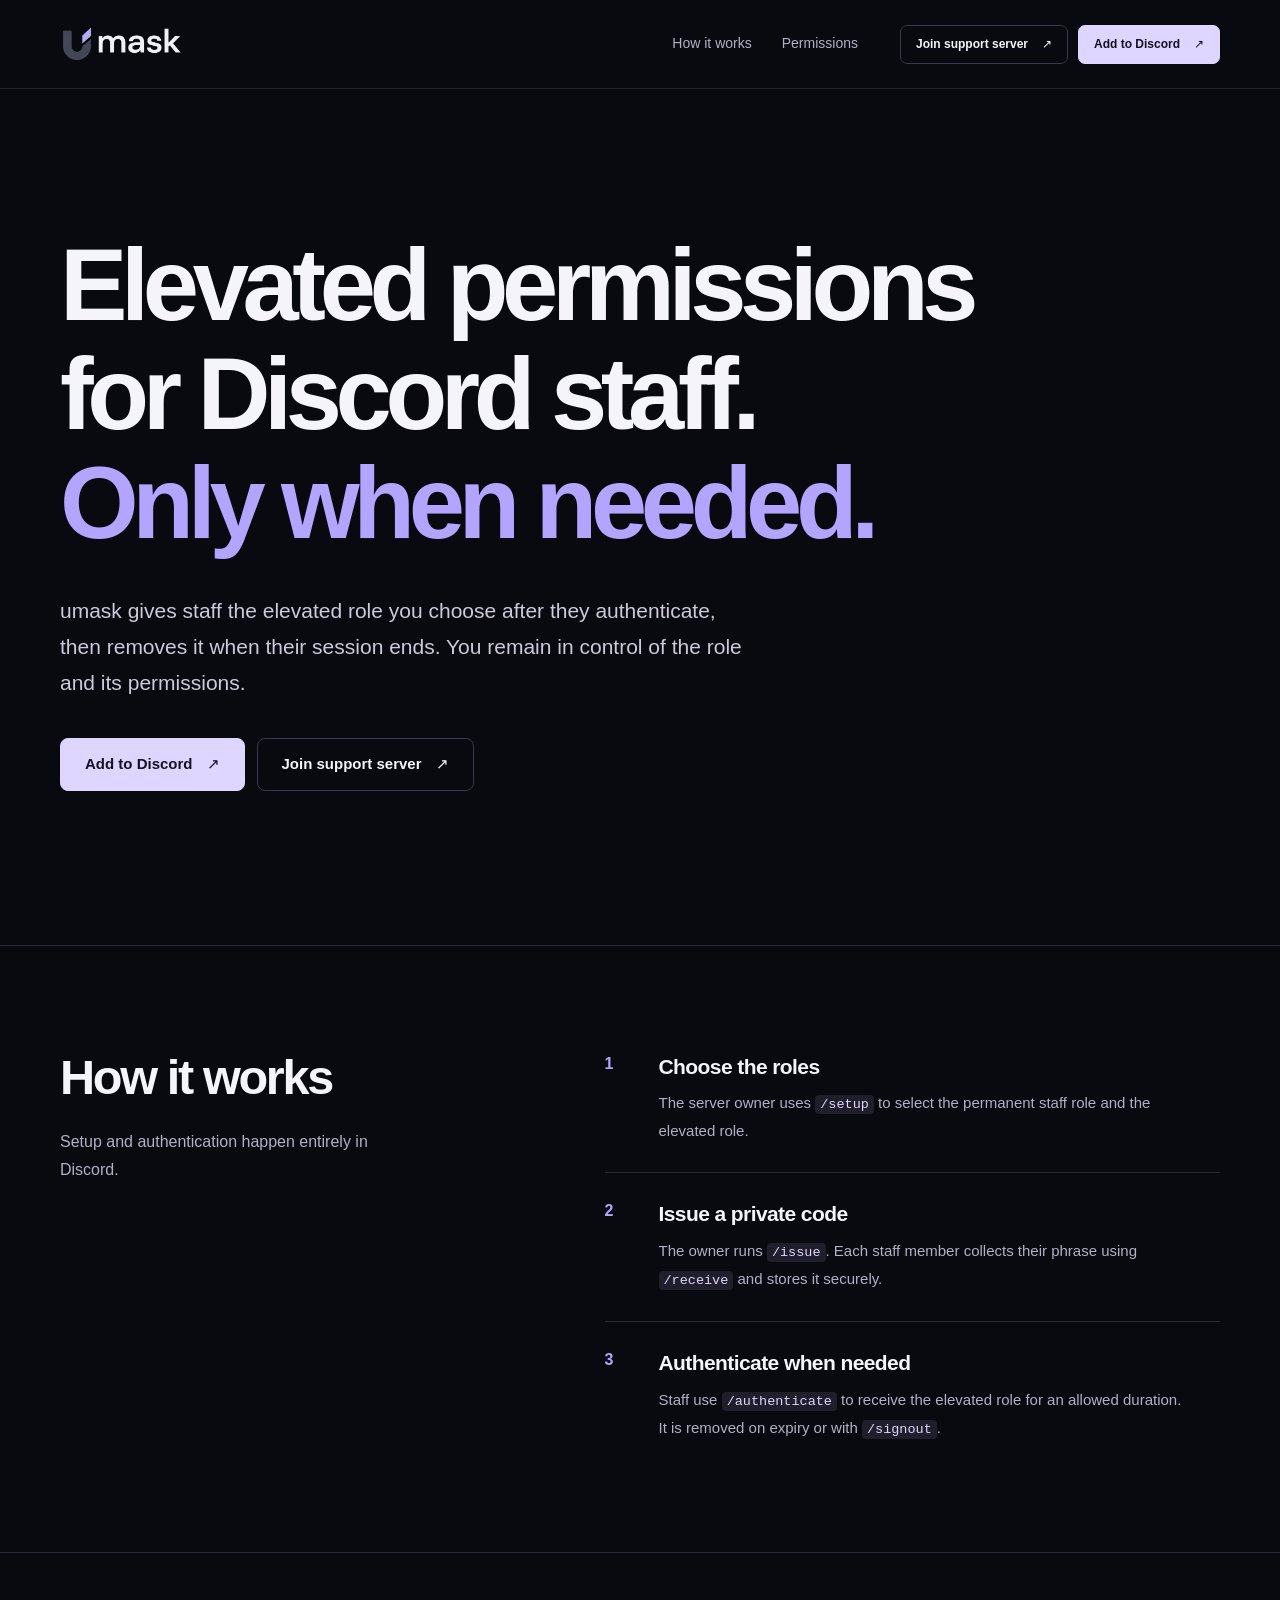
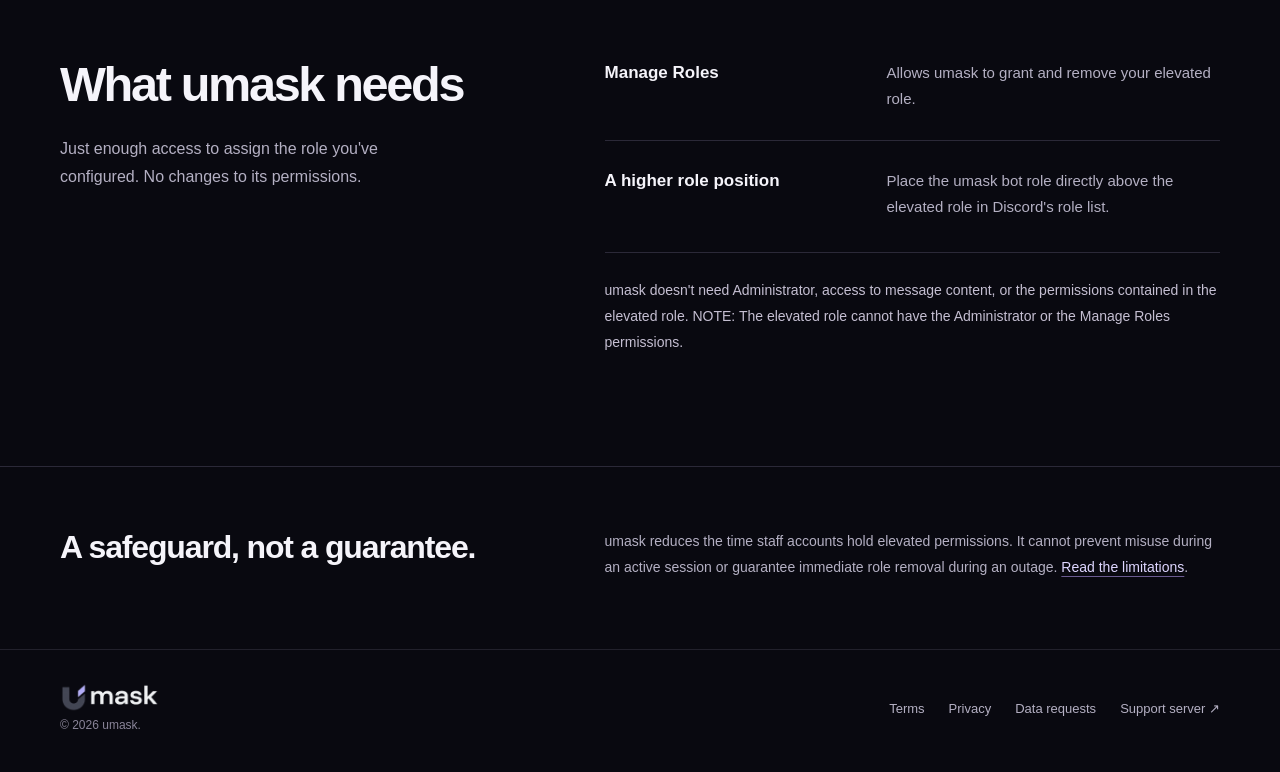
<file: index.html>
<!doctype html>
<html lang="en-GB">
<head>
  <meta charset="utf-8">
  <meta name="viewport" content="width=device-width, initial-scale=1">
  <meta name="theme-color" content="#090910">
  <meta name="description" content="umask gives Discord staff elevated permissions only when needed. Authenticate to receive a server role temporarily, without leaving powerful permissions assigned all the time.">
  <title>umask — Temporary elevated permissions for Discord staff</title>
  <link rel="icon" href="/assets/favicon.png" type="image/png">
  <link rel="stylesheet" href="/style.css">
  <script src="/config.js" defer></script>
  <script src="/site.js" defer></script>
</head>
<body>
  <header class="site-header">
    <div class="container navrow">
      <a class="brand" href="/" aria-label="umask home"><img src="/assets/umask-wordmark.webp" alt="umask" width="126" height="40"></a>
      <nav class="navlinks" aria-label="Main navigation">
        <a href="#how-it-works">How it works</a>
        <a href="#permissions">Permissions</a>
      </nav>
      <div class="nav-actions">
        <a class="btn btn-small btn-quiet" data-link="support" href="#contact">Join support server <span class="btn-arrow" aria-hidden="true">↗</span></a>
        <a class="btn btn-small btn-primary" data-link="install" href="#install">Add to Discord <span class="btn-arrow" aria-hidden="true">↗</span></a>
      </div>
    </div>
  </header>

  <main>
    <section class="hero" aria-labelledby="hero-title">
      <div class="container hero-inner">
        <h1 id="hero-title">Elevated permissions for Discord staff. <span>Only when needed.</span></h1>
        <p class="hero-copy">umask gives staff the elevated role you choose after they authenticate, then removes it when their session ends. You remain in control of the role and its permissions.</p>
        <div class="hero-buttons">
          <a class="btn btn-primary btn-large" data-link="install" href="#install">Add to Discord <span class="btn-arrow" aria-hidden="true">↗</span></a>
          <a class="btn btn-quiet btn-large" data-link="support" href="#contact">Join support server <span class="btn-arrow" aria-hidden="true">↗</span></a>
        </div>
      </div>
    </section>

    <section class="section" id="how-it-works" aria-labelledby="how-title">
      <div class="container content-layout">
        <div class="section-heading">
          <h2 id="how-title">How it works</h2>
          <p>Setup and authentication happen entirely in Discord.</p>
        </div>
        <ol class="instruction-list">
          <li class="instruction">
            <span class="instruction-number" aria-hidden="true">1</span>
            <div>
              <h3>Choose the roles</h3>
              <p>The server owner uses <code>/setup</code> to select the permanent staff role and the elevated role.</p>
            </div>
          </li>
          <li class="instruction">
            <span class="instruction-number" aria-hidden="true">2</span>
            <div>
              <h3>Issue a private code</h3>
              <p>The owner runs <code>/issue</code>. Each staff member collects their phrase using <code>/receive</code> and stores it securely.</p>
            </div>
          </li>
          <li class="instruction">
            <span class="instruction-number" aria-hidden="true">3</span>
            <div>
              <h3>Authenticate when needed</h3>
              <p>Staff use <code>/authenticate</code> to receive the elevated role for an allowed duration. It is removed on expiry or with <code>/signout</code>.</p>
            </div>
          </li>
        </ol>
      </div>
    </section>

    <section class="section section-separator" id="permissions" aria-labelledby="permissions-title">
      <div class="container content-layout">
        <div class="section-heading">
          <h2 id="permissions-title">What umask needs</h2>
          <p>Just enough access to assign the role you've configured. No changes to its permissions.</p>
        </div>
        <div class="requirements">
          <dl class="requirement-rows">
            <div class="requirement-row">
              <dt>Manage Roles</dt>
              <dd>Allows umask to grant and remove your elevated role.</dd>
            </div>
            <div class="requirement-row">
              <dt>A higher role position</dt>
              <dd>Place the umask bot role directly above the elevated role in Discord's role list.</dd>
            </div>
          </dl>
          <p class="requirements-note">umask doesn't need Administrator, access to message content, or the permissions contained in the elevated role. NOTE: The elevated role cannot have the Administrator or the Manage Roles permissions.</p>
        </div>
      </div>
    </section>

    <section class="disclaimer" aria-labelledby="disclaimer-title">
      <div class="container disclaimer-inner">
        <h2 id="disclaimer-title">A safeguard, not a guarantee.</h2>
        <p>umask reduces the time staff accounts hold elevated permissions. It cannot prevent misuse during an active session or guarantee immediate role removal during an outage. <a href="/terms.html">Read the limitations</a>.</p>
      </div>
    </section>
  </main>

  <footer class="site-footer" id="contact">
    <div class="container footer-inner">
      <div class="footer-brand"><a href="/" aria-label="umask home"><img src="/assets/umask-wordmark.webp" alt="umask" width="108" height="34"></a><p>© <span data-year>2026</span> umask.</p></div>
      <nav class="footer-links" aria-label="Footer navigation">
        <a href="/terms.html">Terms</a>
        <a href="/privacy.html">Privacy</a>
        <a href="/data-request.html">Data requests</a>
        <a href="#contact" data-link="support">Support server <span aria-hidden="true">↗</span></a>
      </nav>
    </div>
  </footer>
</body>
</html>
</file>
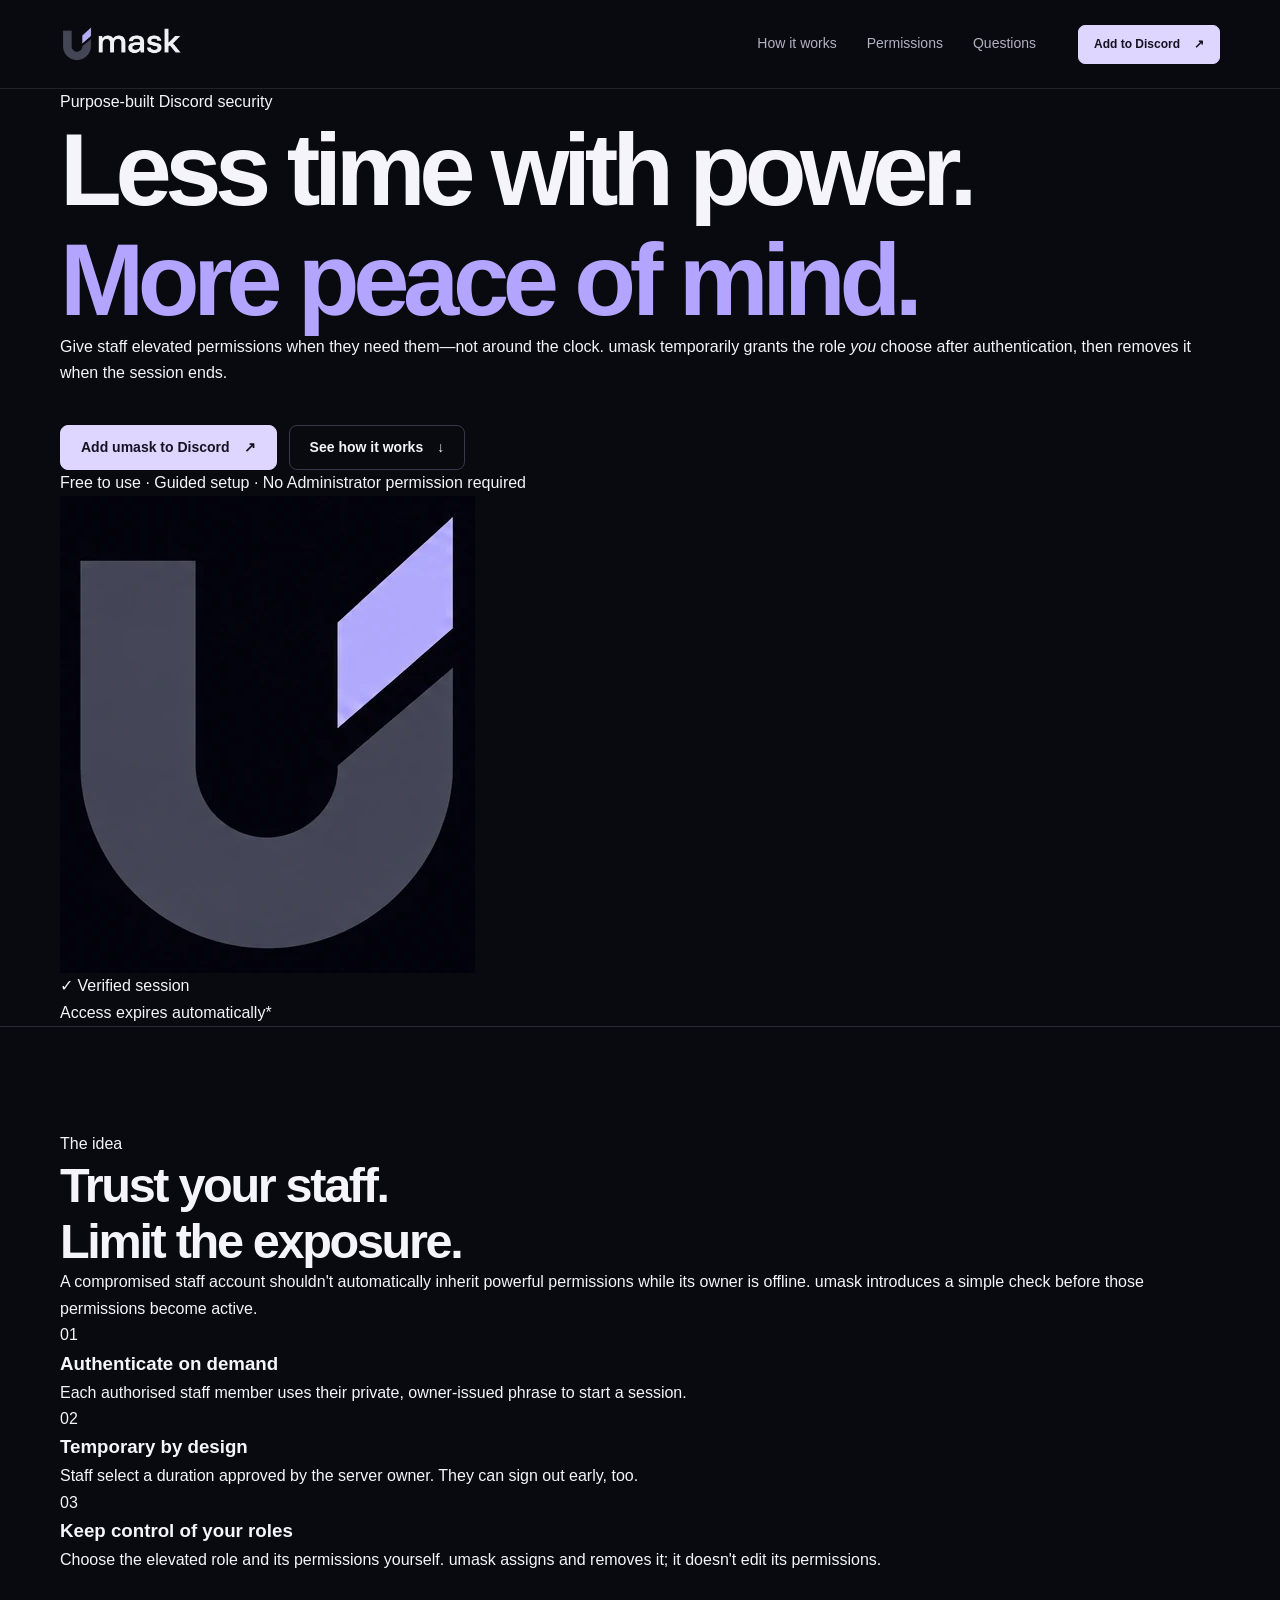
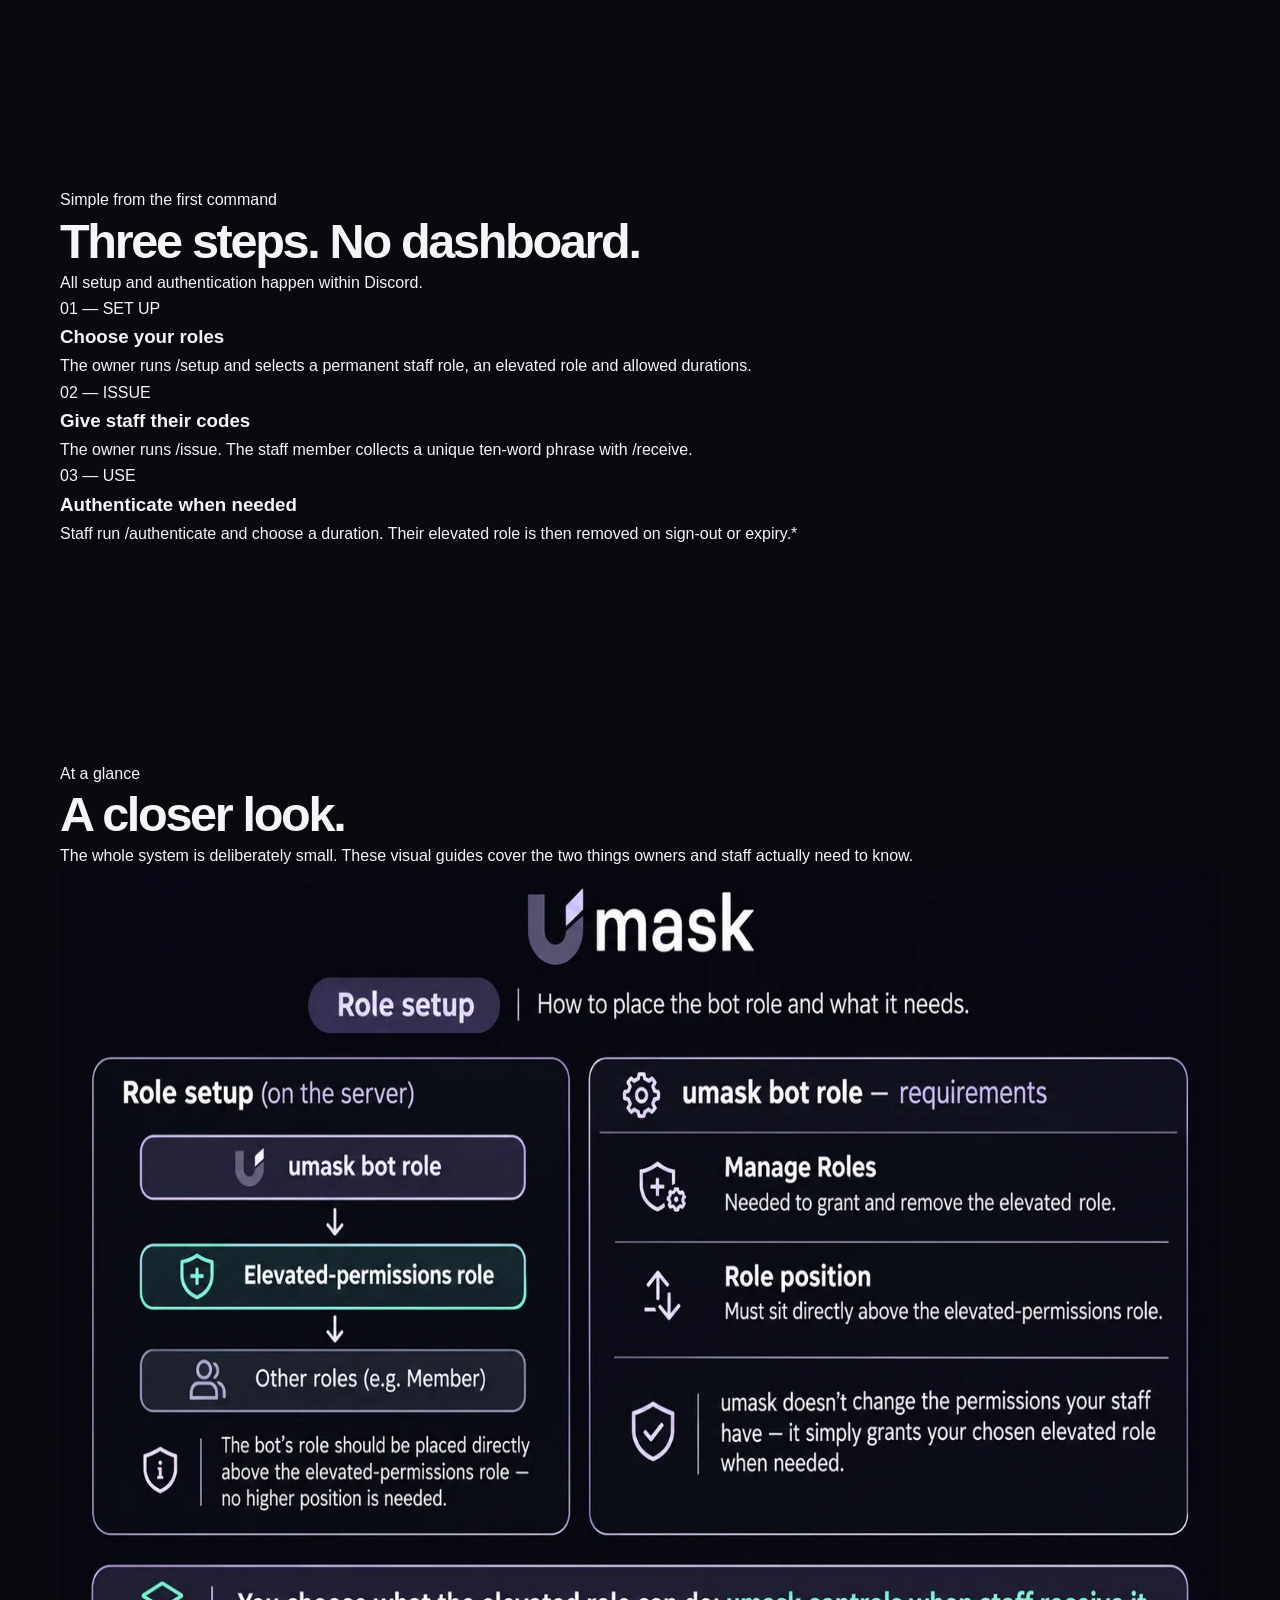
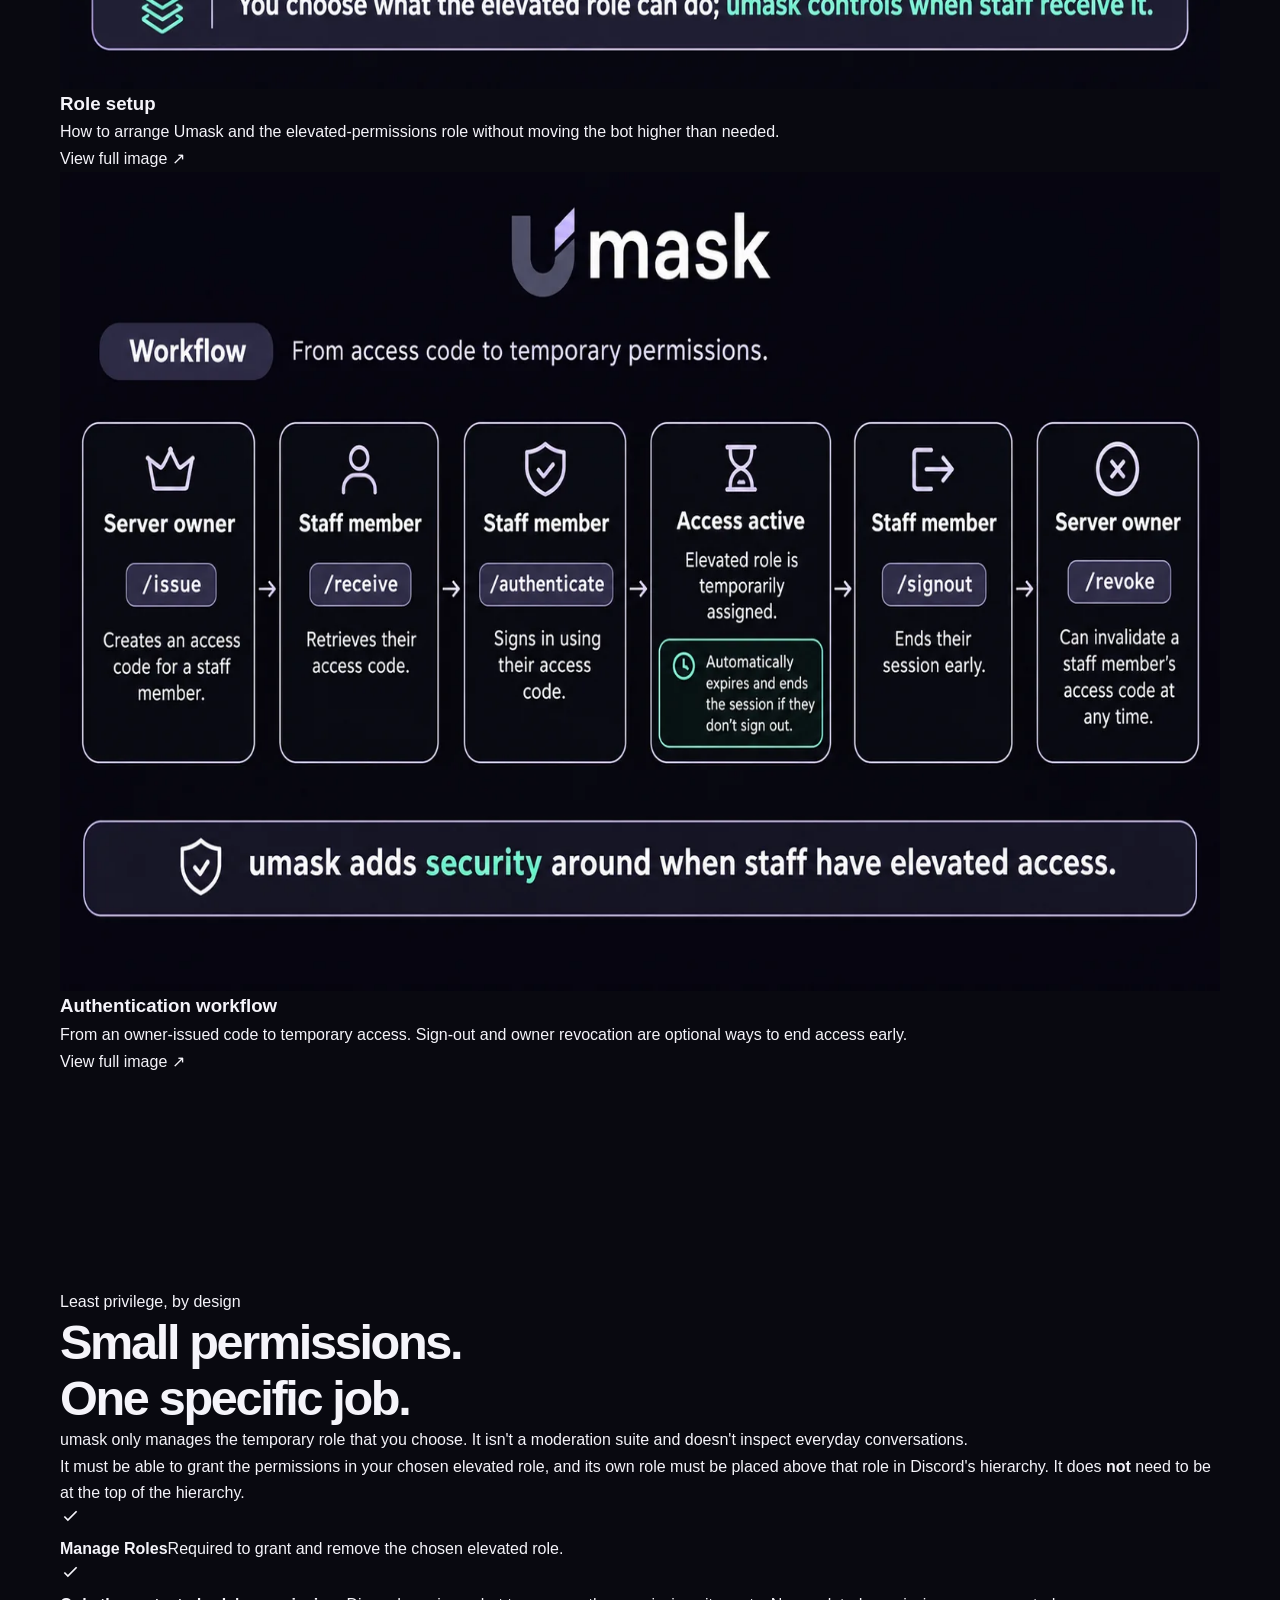
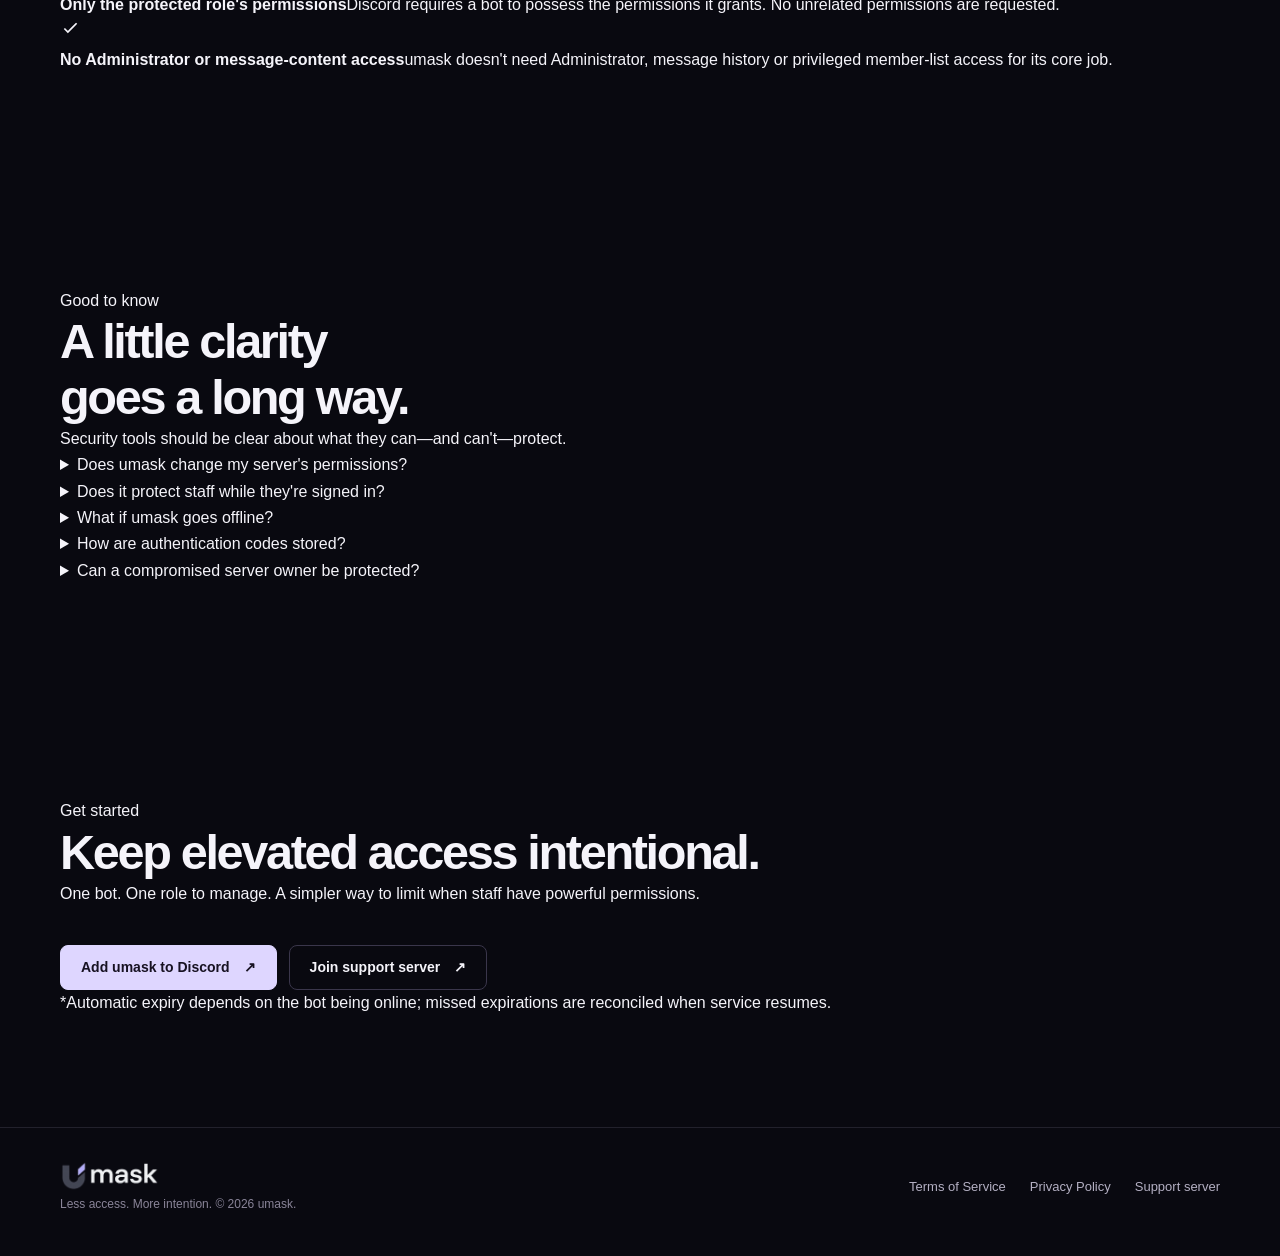
<file: umask-site-cloudflare/index.html>
<!doctype html>
<html lang="en-GB">
<head>
  <meta charset="utf-8">
  <meta name="viewport" content="width=device-width, initial-scale=1">
  <meta name="theme-color" content="#080811">
  <meta name="description" content="umask gives Discord staff temporary access to the elevated permissions their server owner has chosen. Authenticate, get access, and sign out or let your session expire.">
  <title>umask — Elevated access, only when it's needed.</title>
  <link rel="icon" href="/assets/favicon.png" type="image/png">
  <link rel="stylesheet" href="/style.css">
  <script src="/config.js" defer></script><script src="/site.js" defer></script>
</head>
<body>
  <header class="site-header">
    <div class="container navrow">
      <a class="brand" href="/" aria-label="umask home"><img src="/assets/umask-wordmark.webp" alt="umask" width="142" height="45"></a>
      <nav class="navlinks" aria-label="Main navigation">
        <a href="#how-it-works">How it works</a><a href="#permissions">Permissions</a><a href="#questions">Questions</a>
      </nav>
      <div class="nav-actions"><a class="btn btn-small btn-primary" data-link="install" href="#install">Add to Discord <span aria-hidden="true">↗</span></a></div>
    </div>
  </header>

  <main>
    <section class="hero" aria-labelledby="hero-title">
      <div class="container hero-grid">
        <div>
          <span class="eyebrow"><span class="dot"></span>Purpose-built Discord security</span>
          <h1 id="hero-title">Less time with power.<br><span>More peace of mind.</span></h1>
          <p class="lead">Give staff elevated permissions when they need them—not around the clock. umask temporarily grants the role <em>you</em> choose after authentication, then removes it when the session ends.</p>
          <div class="hero-buttons">
            <a class="btn btn-primary" data-link="install" href="#install">Add umask to Discord <span class="arrow" aria-hidden="true">↗</span></a>
            <a class="btn" href="#how-it-works">See how it works <span class="arrow" aria-hidden="true">↓</span></a>
          </div>
          <p class="mini-note">Free to use · Guided setup · No Administrator permission required</p>
        </div>
        <div class="hero-aside" aria-hidden="true">
          <img src="/assets/umask-mark.webp" alt="" class="hero-mark" width="415" height="477">
          <div class="float-label top"><span class="small-square">✓</span> Verified session</div>
          <div class="float-label bottom"><span class="green-dot"></span> Access expires automatically*</div>
        </div>
      </div>
    </section>

    <div class="rule" role="presentation"></div>

    <section class="section" aria-labelledby="why-title">
      <div class="container">
        <div class="section-top"><div><p class="kicker">The idea</p><h2 id="why-title">Trust your staff.<br>Limit the exposure.</h2><p class="section-description">A compromised staff account shouldn't automatically inherit powerful permissions while its owner is offline. umask introduces a simple check before those permissions become active.</p></div></div>
        <div class="features">
          <article class="card"><div class="feature-icon" aria-hidden="true">01</div><h3>Authenticate on demand</h3><p>Each authorised staff member uses their private, owner-issued phrase to start a session.</p></article>
          <article class="card"><div class="feature-icon" aria-hidden="true">02</div><h3>Temporary by design</h3><p>Staff select a duration approved by the server owner. They can sign out early, too.</p></article>
          <article class="card"><div class="feature-icon" aria-hidden="true">03</div><h3>Keep control of your roles</h3><p>Choose the elevated role and its permissions yourself. umask assigns and removes it; it doesn't edit its permissions.</p></article>
        </div>
      </div>
    </section>

    <section class="section" id="how-it-works" aria-labelledby="how-title">
      <div class="container">
        <p class="kicker">Simple from the first command</p>
        <h2 id="how-title">Three steps. No dashboard.</h2>
        <p class="section-description">All setup and authentication happen within Discord.</p>
        <div class="steps">
          <div class="step"><p class="step-number">01 — SET UP</p><h3>Choose your roles</h3><p>The owner runs <span class="code-pill">/setup</span> and selects a permanent staff role, an elevated role and allowed durations.</p></div>
          <div class="step"><p class="step-number">02 — ISSUE</p><h3>Give staff their codes</h3><p>The owner runs <span class="code-pill">/issue</span>. The staff member collects a unique ten-word phrase with <span class="code-pill">/receive</span>.</p></div>
          <div class="step"><p class="step-number">03 — USE</p><h3>Authenticate when needed</h3><p>Staff run <span class="code-pill">/authenticate</span> and choose a duration. Their elevated role is then removed on sign-out or expiry.*</p></div>
        </div>
      </div>
    </section>

    <section class="section" aria-labelledby="visual-title">
      <div class="container">
        <div class="section-top"><div><p class="kicker">At a glance</p><h2 id="visual-title">A closer look.</h2><p class="section-description">The whole system is deliberately small. These visual guides cover the two things owners and staff actually need to know.</p></div></div>
        <div class="visual-grid">
          <article class="visual-card"><a href="/assets/role-setup.webp" target="_blank" rel="noopener"><img src="/assets/role-setup.webp" width="1520" height="819" loading="lazy" alt="Diagram showing the umask bot role directly above the elevated role, and its Manage Roles requirement"></a><div class="visual-body"><h3>Role setup</h3><p>How to arrange Umask and the elevated-permissions role without moving the bot higher than needed.</p><a class="text-link" href="/assets/role-setup.webp" target="_blank" rel="noopener">View full image ↗</a></div></article>
          <article class="visual-card"><a href="/assets/workflow.webp" target="_blank" rel="noopener"><img src="/assets/workflow.webp" width="1520" height="819" loading="lazy" alt="Diagram of owner issuing a credential, staff collecting and authenticating, and roles expiring or being revoked"></a><div class="visual-body"><h3>Authentication workflow</h3><p>From an owner-issued code to temporary access. Sign-out and owner revocation are optional ways to end access early.</p><a class="text-link" href="/assets/workflow.webp" target="_blank" rel="noopener">View full image ↗</a></div></article>
        </div>
      </div>
    </section>

    <section class="section" id="permissions" aria-labelledby="permissions-title">
      <div class="container security">
        <div>
          <p class="kicker">Least privilege, by design</p>
          <h2 id="permissions-title">Small permissions.<br>One specific job.</h2>
          <p class="section-description">umask only manages the temporary role that you choose. It isn't a moderation suite and doesn't inspect everyday conversations.</p>
          <div class="note">It must be able to grant the permissions in your chosen elevated role, and its own role must be placed above that role in Discord's hierarchy. It does <strong>not</strong> need to be at the top of the hierarchy.</div>
        </div>
        <div class="permission-list">
          <div class="permission-item"><svg viewBox="0 0 24 24" fill="none" stroke="currentColor" stroke-width="2" width="21" height="21" aria-hidden="true"><path d="m5 12 4 4L19 6"/></svg><div><strong>Manage Roles</strong><span>Required to grant and remove the chosen elevated role.</span></div></div>
          <div class="permission-item"><svg viewBox="0 0 24 24" fill="none" stroke="currentColor" stroke-width="2" width="21" height="21" aria-hidden="true"><path d="m5 12 4 4L19 6"/></svg><div><strong>Only the protected role's permissions</strong><span>Discord requires a bot to possess the permissions it grants. No unrelated permissions are requested.</span></div></div>
          <div class="permission-item"><svg viewBox="0 0 24 24" fill="none" stroke="currentColor" stroke-width="2" width="21" height="21" aria-hidden="true"><path d="m5 12 4 4L19 6"/></svg><div><strong>No Administrator or message-content access</strong><span>umask doesn't need Administrator, message history or privileged member-list access for its core job.</span></div></div>
        </div>
      </div>
    </section>

    <section class="section" id="questions" aria-labelledby="questions-title">
      <div class="container faq">
        <div><p class="kicker">Good to know</p><h2 id="questions-title">A little clarity<br>goes a long way.</h2><p class="section-description">Security tools should be clear about what they can—and can't—protect.</p></div>
        <div class="faq-list">
          <details><summary>Does umask change my server's permissions?</summary><p>No. The server owner configures the elevated role and its permissions in Discord. umask controls when an authorised staff member receives or loses that role.</p></details>
          <details><summary>Does it protect staff while they're signed in?</summary><p>Not fully. While a session is active, the moderator has the elevated role. umask primarily reduces exposure while they're signed out. It also assumes the authentication phrase hasn't been stolen.</p></details>
          <details><summary>What if umask goes offline?</summary><p>Discord roles aren't automatically revoked by Discord when a bot disconnects. On reconnection, umask checks recorded sessions and removes expired roles. During an outage, access may remain active longer than intended.</p></details>
          <details><summary>How are authentication codes stored?</summary><p>umask stores a one-way password hash. For initial collection, a temporary encrypted copy can be retained for up to 15 minutes. The phrase should be kept safely outside the Discord account it protects.</p></details>
          <details><summary>Can a compromised server owner be protected?</summary><p>No. The actual server owner can change roles or remove the bot. umask focuses on reducing the risks posed by compromised staff accounts.</p></details>
        </div>
      </div>
    </section>

    <section class="section divider-gap" id="install" aria-labelledby="install-title">
      <div class="container"><div class="cta-panel"><p class="kicker">Get started</p><h2 id="install-title">Keep elevated access intentional.</h2><p>One bot. One role to manage. A simpler way to limit when staff have powerful permissions.</p><div class="hero-buttons center-buttons"><a class="btn btn-primary" href="#install" data-link="install">Add umask to Discord <span aria-hidden="true">↗</span></a><a class="btn" href="#install" data-link="support">Join support server <span aria-hidden="true">↗</span></a></div><p class="helper" id="site-status">*Automatic expiry depends on the bot being online; missed expirations are reconciled when service resumes.</p></div></div>
    </section>
  </main>
  <footer class="site-footer"><div class="container footer-inner"><div class="footer-brand"><a href="/" aria-label="umask home"><img src="/assets/umask-wordmark.webp" alt="umask" width="114" height="36"></a><p>Less access. More intention. © <span data-year>2026</span> umask.</p></div><nav class="footer-links" aria-label="Footer"><a href="/terms.html">Terms of Service</a><a href="/privacy.html">Privacy Policy</a><a href="#install" data-link="support">Support server</a></nav></div></footer>
</body>
</html>
</file>
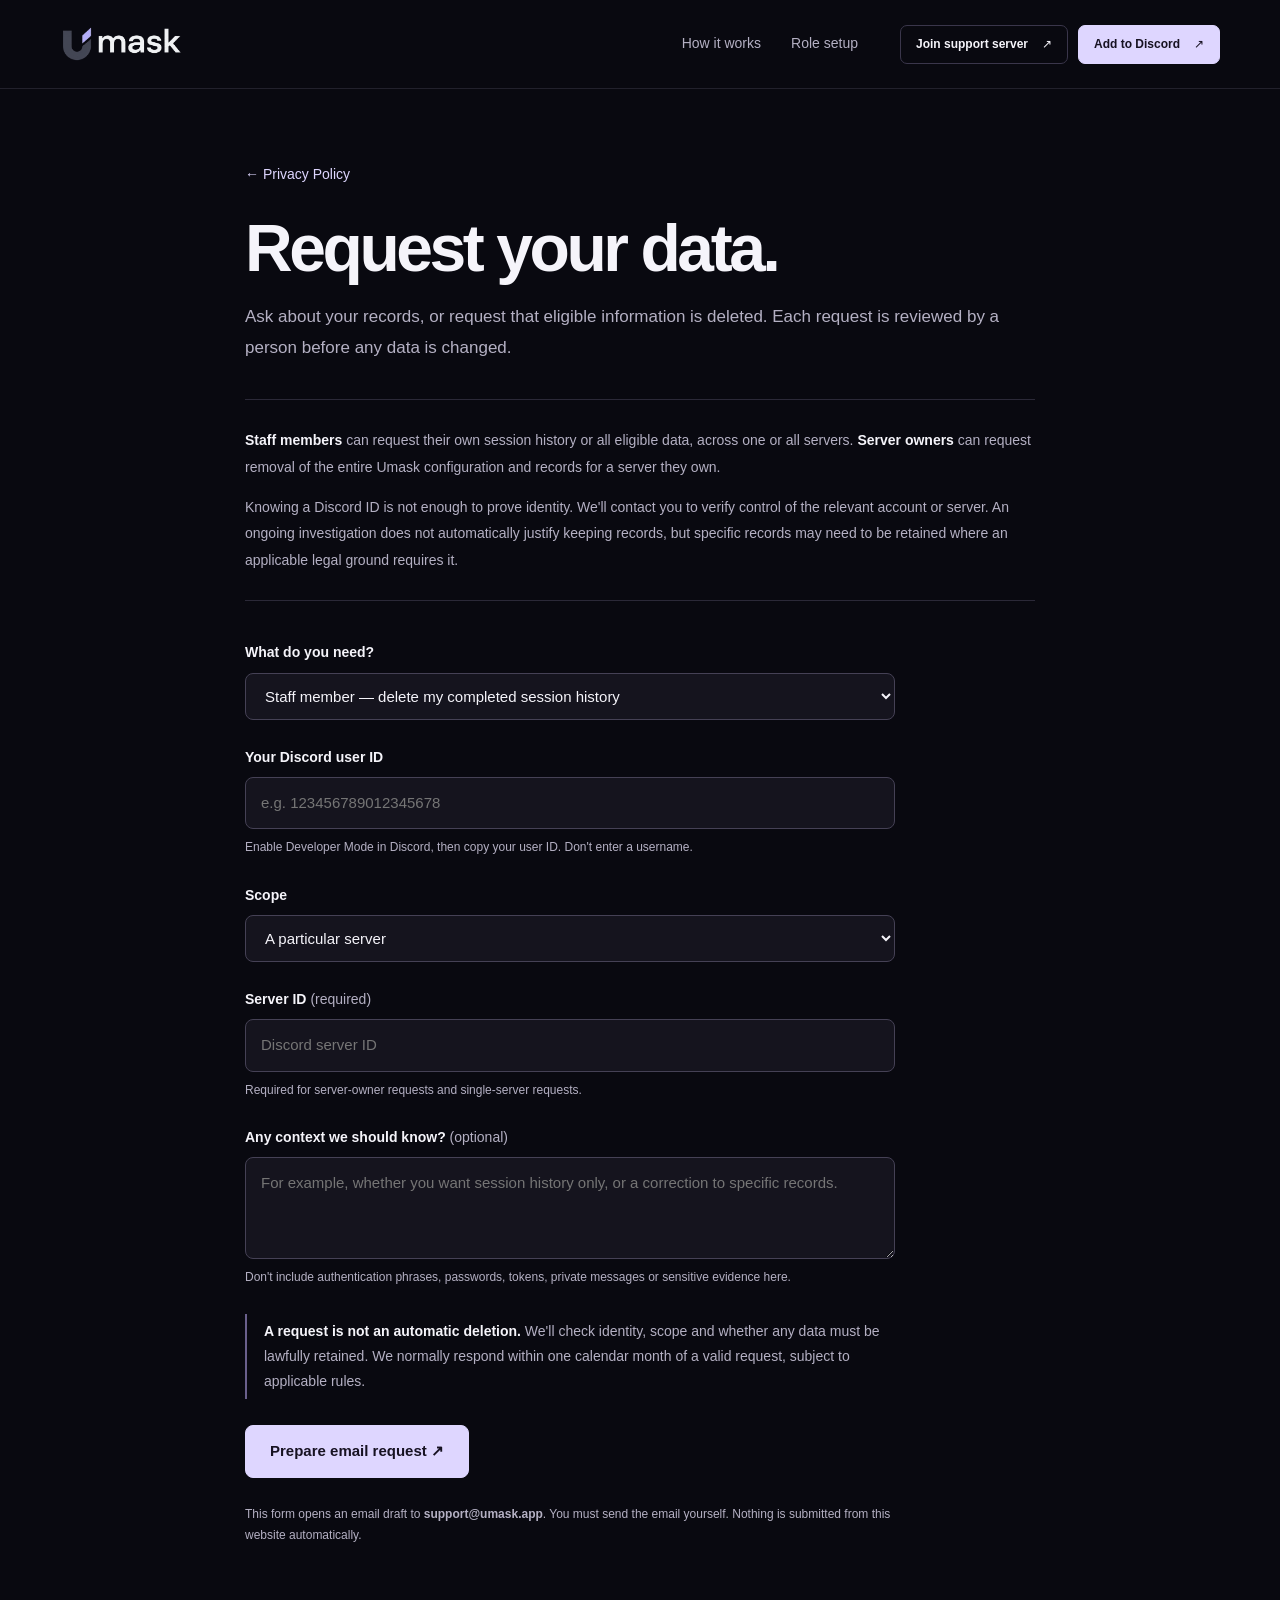
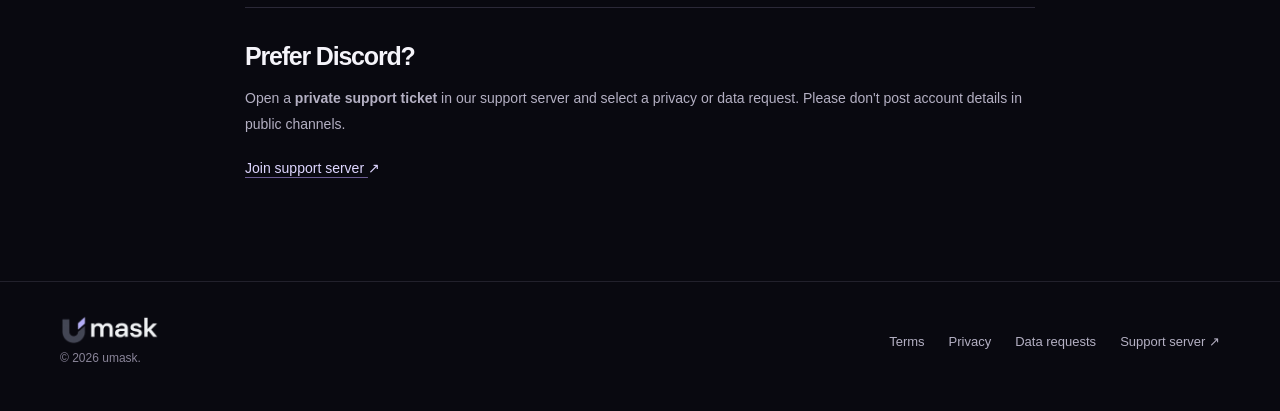
<file: data-request.html>
<!doctype html>
<html lang="en-GB">
<head>
  <meta charset="utf-8"><meta name="viewport" content="width=device-width,initial-scale=1">
  <meta name="theme-color" content="#090910">
  <meta name="description" content="Request access to or deletion of personal data processed by umask.">
  <title>Data requests — umask</title>
  <link rel="icon" href="/assets/favicon.png" type="image/png">
  <link rel="stylesheet" href="/style.css">
  <script src="/config.js" defer></script><script src="/site.js" defer></script>
  <script src="/data-request.js" defer></script>
</head>
<body>
<header class="site-header"><div class="container navrow"><a class="brand" href="/" aria-label="umask home"><img src="/assets/umask-wordmark.webp" alt="umask" width="126" height="40"></a><nav class="navlinks" aria-label="Main navigation"><a href="/#how-it-works">How it works</a><a href="/#permissions">Role setup</a></nav><div class="nav-actions"><a class="btn btn-small btn-quiet" data-link="support" href="/#contact">Join support server <span class="btn-arrow" aria-hidden="true">↗</span></a><a class="btn btn-small btn-primary" data-link="install" href="/#install">Add to Discord <span class="btn-arrow" aria-hidden="true">↗</span></a></div></div></header>
<main class="container subpage">
  <a class="back-link" href="/privacy.html">← Privacy Policy</a>
  <h1>Request your data.</h1>
  <p class="intro">Ask about your records, or request that eligible information is deleted. Each request is reviewed by a person before any data is changed.</p>

  <section class="request-intro" aria-label="Before you submit">
    <p><strong>Staff members</strong> can request their own session history or all eligible data, across one or all servers. <strong>Server owners</strong> can request removal of the entire Umask configuration and records for a server they own.</p>
    <p>Knowing a Discord ID is not enough to prove identity. We'll contact you to verify control of the relevant account or server. An ongoing investigation does not automatically justify keeping records, but specific records may need to be retained where an applicable legal ground requires it.</p>
  </section>

  <form id="privacy-request-form" class="request-form">
    <div class="field"><label for="request-kind">What do you need?</label>
      <select id="request-kind" name="kind" required>
        <option value="history">Staff member — delete my completed session history</option>
        <option value="personal">Staff member — delete all my eligible Umask data</option>
        <option value="guild">Server owner — delete my server's Umask data</option>
        <option value="access">Request a copy of my data</option>
        <option value="other">Other privacy question or correction</option>
      </select>
    </div>
    <div class="field"><label for="request-user">Your Discord user ID</label><input id="request-user" name="user_id" type="text" inputmode="numeric" pattern="[0-9]{15,21}" minlength="15" maxlength="21" autocomplete="off" placeholder="e.g. 123456789012345678" required><p class="field-help">Enable Developer Mode in Discord, then copy your user ID. Don't enter a username.</p></div>
    <div class="field"><label for="request-scope">Scope</label><select id="request-scope" name="scope"><option value="one">A particular server</option><option value="all">All servers where I have Umask records</option></select></div>
    <div class="field"><label for="request-server">Server ID <span id="server-optional">(when applicable)</span></label><input id="request-server" name="guild_id" type="text" inputmode="numeric" pattern="[0-9]{15,21}" maxlength="21" autocomplete="off" placeholder="Discord server ID"><p class="field-help">Required for server-owner requests and single-server requests.</p></div>
    <div class="field"><label for="request-details">Any context we should know? <span>(optional)</span></label><textarea id="request-details" name="details" rows="3" maxlength="600" placeholder="For example, whether you want session history only, or a correction to specific records."></textarea><p class="field-help">Don't include authentication phrases, passwords, tokens, private messages or sensitive evidence here.</p></div>
    <div class="field" id="owner-confirmation" hidden>
      <label class="ack-label"><input type="checkbox" id="owner-understands"> I understand that a server-wide deletion would remove the server's Umask configuration and issued credentials, and would require setup again to continue using Umask.</label>
    </div>
    <div class="request-notice"><strong>A request is not an automatic deletion.</strong> We'll check identity, scope and whether any data must be lawfully retained. We normally respond within one calendar month of a valid request, subject to applicable rules.</div>
    <button class="btn btn-primary btn-large" type="submit" id="draft-email">Prepare email request ↗</button>
    <p class="field-help">This form opens an email draft to <strong>support@umask.app</strong>. You must send the email yourself. Nothing is submitted from this website automatically.</p>
    <div id="request-result" class="request-result" role="status" hidden>
      <p>Your email draft should open. <strong>Your request has not been sent until you send the email.</strong> If your device doesn't support email drafts, copy the prepared message and send it to support@umask.app.</p>
      <button class="btn btn-quiet" type="button" id="copy-request">Copy prepared request</button><span id="copy-status" class="copy-status" role="status" aria-live="polite"></span>
    </div>
  </form>
  <div class="request-alternative"><h2>Prefer Discord?</h2><p>Open a <strong>private support ticket</strong> in our support server and select a privacy or data request. Please don't post account details in public channels.</p><a data-link="support" href="/#contact" class="inline-link">Join support server <span class="btn-arrow" aria-hidden="true">↗</span></a></div>
</main>
<footer class="site-footer"><div class="container footer-inner"><div class="footer-brand"><a href="/"><img src="/assets/umask-wordmark.webp" alt="umask" width="108" height="34"></a><p>© <span data-year>2026</span> umask.</p></div><nav class="footer-links"><a href="/terms.html">Terms</a><a href="/privacy.html">Privacy</a><a href="/data-request.html" aria-current="page">Data requests</a><a data-link="support" href="/#contact">Support server ↗</a></nav></div></footer>
</body></html>
</file>
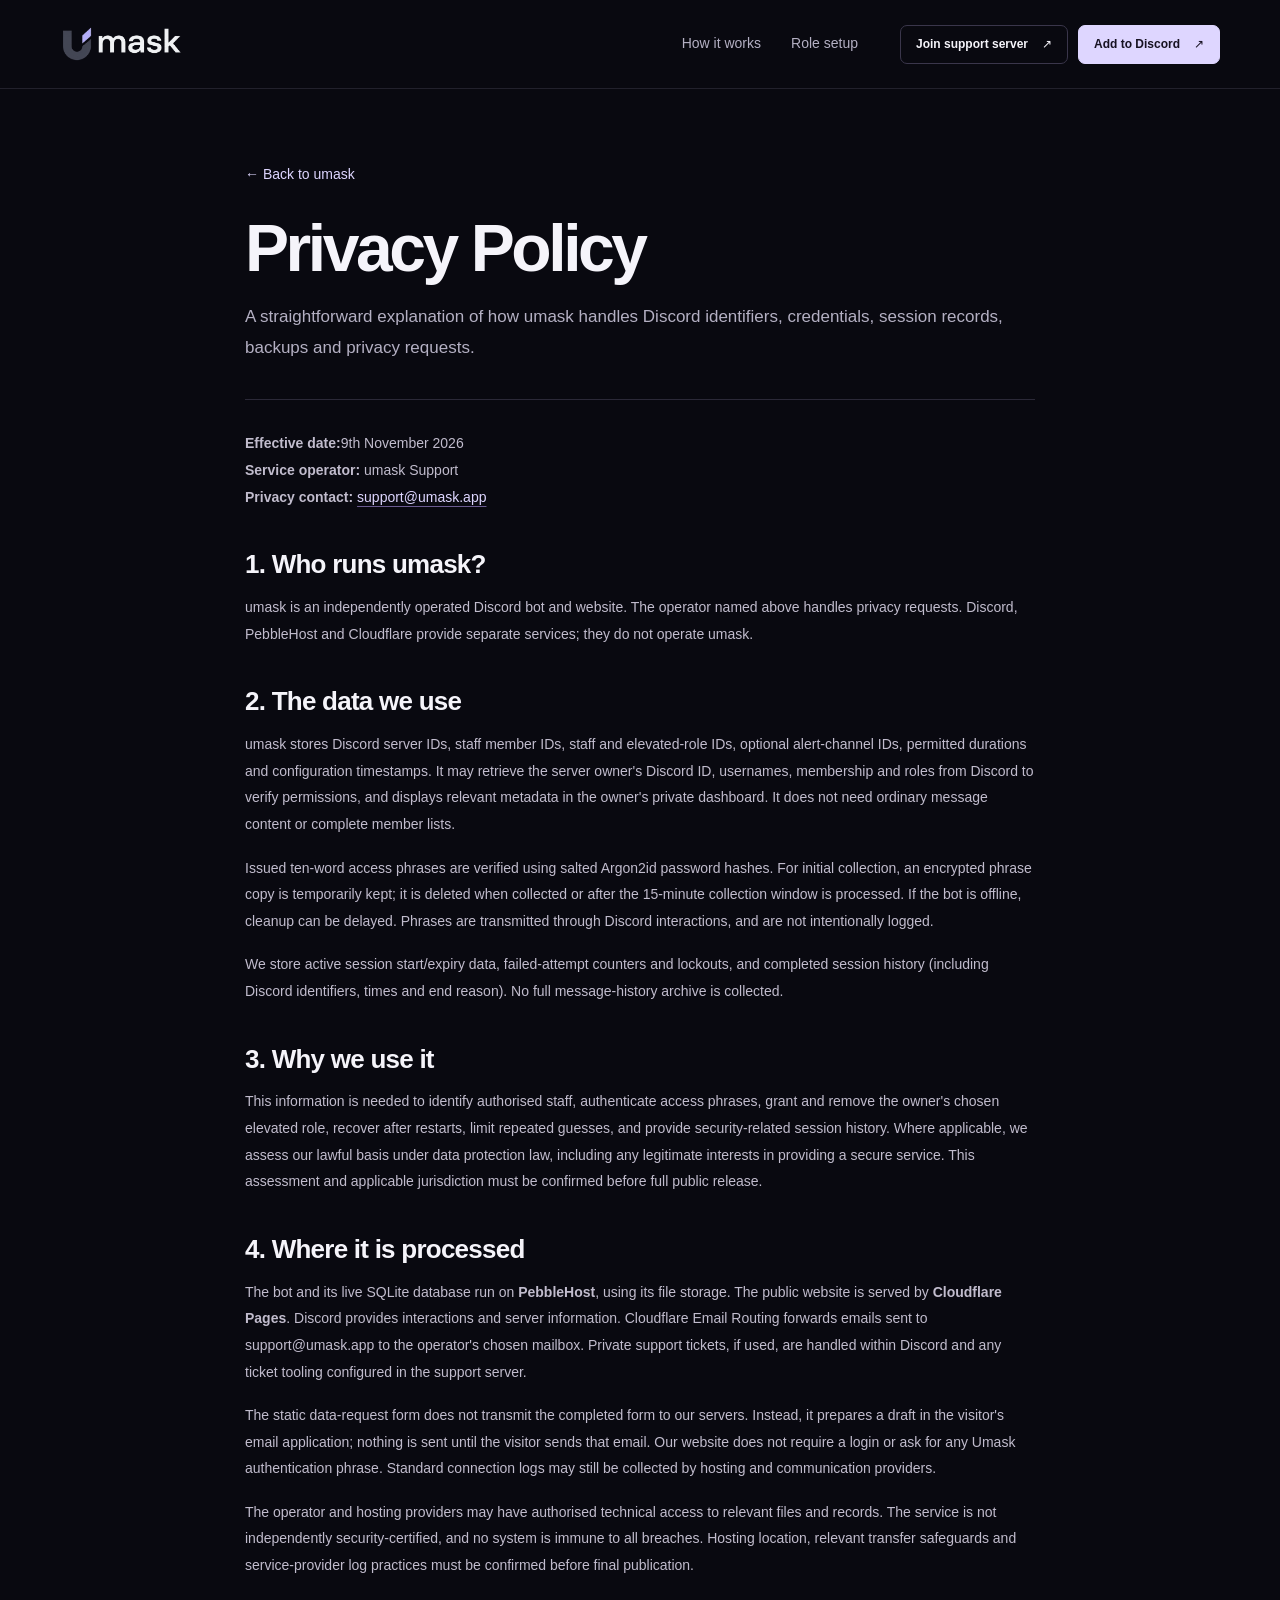
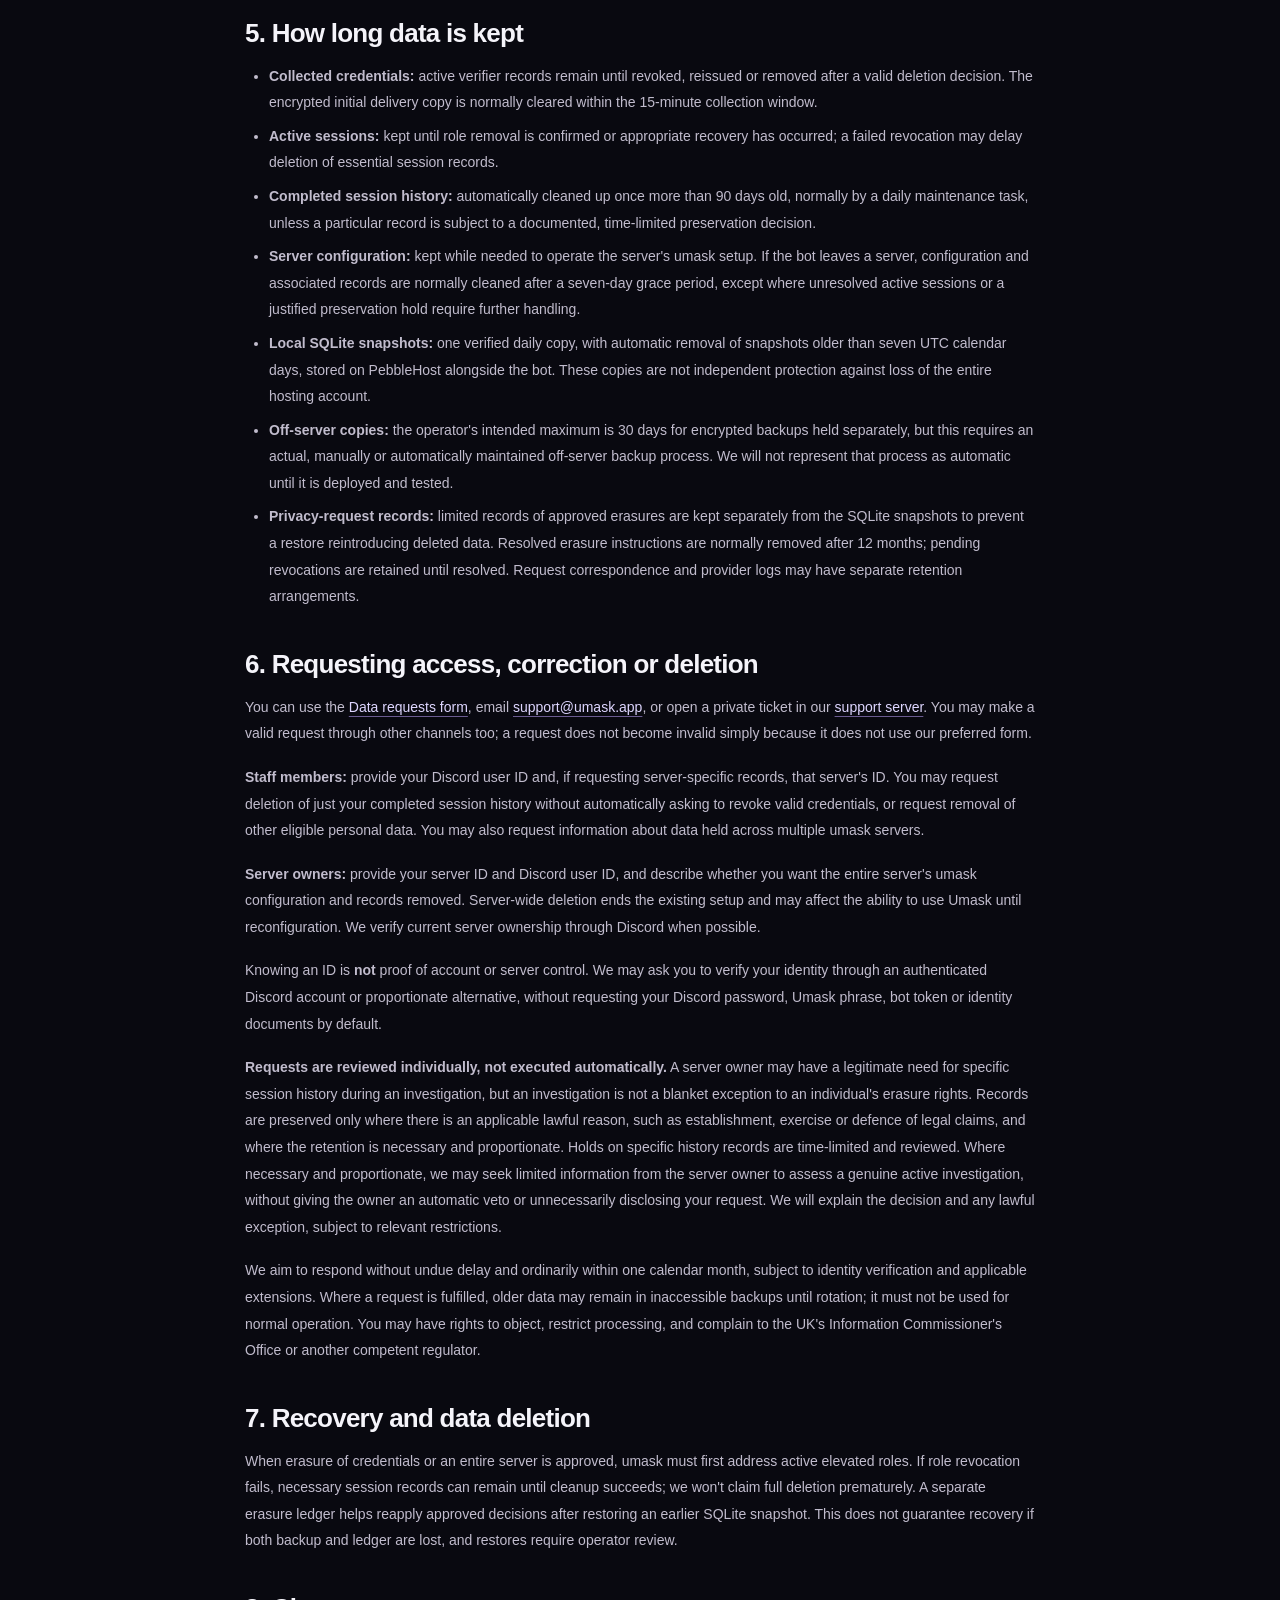
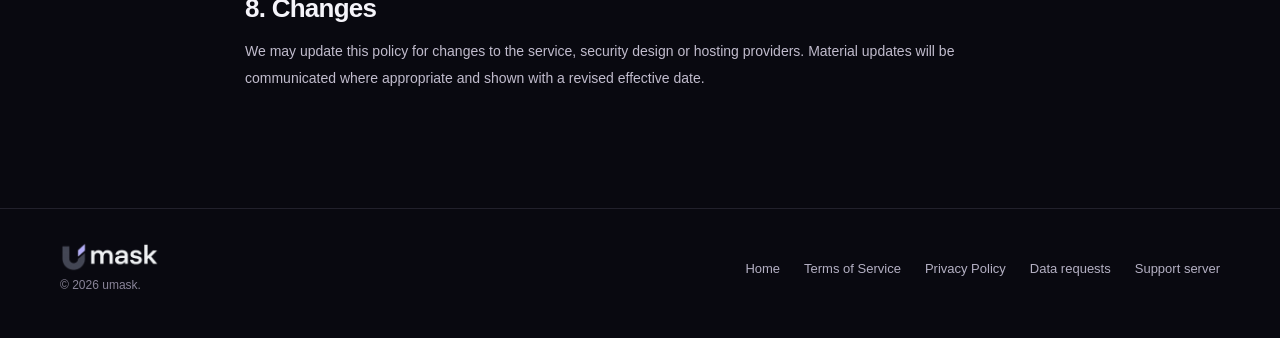
<file: privacy.html>
<!doctype html>
<html lang="en-GB"><head>
<meta charset="utf-8"><meta name="viewport" content="width=device-width,initial-scale=1"><meta name="theme-color" content="#080811">
<meta name="description" content="Privacy Policy for the umask Discord permissions bot and website."><title>Privacy Policy — umask</title>
<link rel="icon" href="/assets/favicon.png" type="image/png"><link rel="stylesheet" href="/style.css"><script src="/config.js" defer></script><script src="/site.js" defer></script>
</head><body>
<header class="site-header"><div class="container navrow"><a class="brand" href="/" aria-label="umask home"><img src="/assets/umask-wordmark.webp" alt="umask" width="142" height="45"></a><nav class="navlinks" aria-label="Main navigation"><a href="/#how-it-works">How it works</a><a href="/#permissions">Role setup</a></nav><div class="nav-actions"><a class="btn btn-small btn-quiet" data-link="support" href="/#contact">Join support server <span class="btn-arrow" aria-hidden="true">↗</span></a><a class="btn btn-small btn-primary" data-link="install" href="/#install">Add to Discord <span class="btn-arrow" aria-hidden="true">↗</span></a></div></div></header>
<main class="container subpage"><a class="back-link" href="/">← Back to umask</a><h1>Privacy Policy</h1><p class="intro">A straightforward explanation of how umask handles Discord identifiers, credentials, session records, backups and privacy requests.</p>
<div class="legal-banner" data-legal-banner>Pre-publication draft. Deploy and test the bot’s housekeeping release before publishing these retention claims. Confirm the operator, data-hosting region, lawful basis, provider logs, email and backup procedures, and effective date; obtain appropriate legal review.</div>


<article class="legal-content">
<p><strong>Effective date:</strong>9th November 2026<br><strong>Service operator:</strong> <span data-operator></span><br><strong>Privacy contact:</strong> <span data-contact></span></p>
<h2>1. Who runs umask?</h2>
<p>umask is an independently operated Discord bot and website. The operator named above handles privacy requests. Discord, PebbleHost and Cloudflare provide separate services; they do not operate umask.</p>
<h2>2. The data we use</h2>
<p>umask stores Discord server IDs, staff member IDs, staff and elevated-role IDs, optional alert-channel IDs, permitted durations and configuration timestamps. It may retrieve the server owner's Discord ID, usernames, membership and roles from Discord to verify permissions, and displays relevant metadata in the owner's private dashboard. It does not need ordinary message content or complete member lists.</p>
<p>Issued ten-word access phrases are verified using salted Argon2id password hashes. For initial collection, an encrypted phrase copy is temporarily kept; it is deleted when collected or after the 15-minute collection window is processed. If the bot is offline, cleanup can be delayed. Phrases are transmitted through Discord interactions, and are not intentionally logged.</p>
<p>We store active session start/expiry data, failed-attempt counters and lockouts, and completed session history (including Discord identifiers, times and end reason). No full message-history archive is collected.</p>
<h2>3. Why we use it</h2>
<p>This information is needed to identify authorised staff, authenticate access phrases, grant and remove the owner's chosen elevated role, recover after restarts, limit repeated guesses, and provide security-related session history. Where applicable, we assess our lawful basis under data protection law, including any legitimate interests in providing a secure service. This assessment and applicable jurisdiction must be confirmed before full public release.</p>
<h2>4. Where it is processed</h2>
<p>The bot and its live SQLite database run on <strong>PebbleHost</strong>, using its file storage. The public website is served by <strong>Cloudflare Pages</strong>. Discord provides interactions and server information. Cloudflare Email Routing forwards emails sent to support@umask.app to the operator's chosen mailbox. Private support tickets, if used, are handled within Discord and any ticket tooling configured in the support server.</p>
<p>The static data-request form does not transmit the completed form to our servers. Instead, it prepares a draft in the visitor's email application; nothing is sent until the visitor sends that email. Our website does not require a login or ask for any Umask authentication phrase. Standard connection logs may still be collected by hosting and communication providers.</p>
<p>The operator and hosting providers may have authorised technical access to relevant files and records. The service is not independently security-certified, and no system is immune to all breaches. Hosting location, relevant transfer safeguards and service-provider log practices must be confirmed before final publication.</p>
<h2>5. How long data is kept</h2>
<ul>
<li><strong>Collected credentials:</strong> active verifier records remain until revoked, reissued or removed after a valid deletion decision. The encrypted initial delivery copy is normally cleared within the 15-minute collection window.</li>
<li><strong>Active sessions:</strong> kept until role removal is confirmed or appropriate recovery has occurred; a failed revocation may delay deletion of essential session records.</li>
<li><strong>Completed session history:</strong> automatically cleaned up once more than 90 days old, normally by a daily maintenance task, unless a particular record is subject to a documented, time-limited preservation decision.</li>
<li><strong>Server configuration:</strong> kept while needed to operate the server's umask setup. If the bot leaves a server, configuration and associated records are normally cleaned after a seven-day grace period, except where unresolved active sessions or a justified preservation hold require further handling.</li>
<li><strong>Local SQLite snapshots:</strong> one verified daily copy, with automatic removal of snapshots older than seven UTC calendar days, stored on PebbleHost alongside the bot. These copies are not independent protection against loss of the entire hosting account.</li>
<li><strong>Off-server copies:</strong> the operator's intended maximum is 30 days for encrypted backups held separately, but this requires an actual, manually or automatically maintained off-server backup process. We will not represent that process as automatic until it is deployed and tested.</li>
<li><strong>Privacy-request records:</strong> limited records of approved erasures are kept separately from the SQLite snapshots to prevent a restore reintroducing deleted data. Resolved erasure instructions are normally removed after 12 months; pending revocations are retained until resolved. Request correspondence and provider logs may have separate retention arrangements.</li>
</ul>
<h2>6. Requesting access, correction or deletion</h2>
<p>You can use the <a href="/data-request.html">Data requests form</a>, email <a href="mailto:support@umask.app">support@umask.app</a>, or open a private ticket in our <a href="#" data-link="support">support server</a>. You may make a valid request through other channels too; a request does not become invalid simply because it does not use our preferred form.</p>
<p><strong>Staff members:</strong> provide your Discord user ID and, if requesting server-specific records, that server's ID. You may request deletion of just your completed session history without automatically asking to revoke valid credentials, or request removal of other eligible personal data. You may also request information about data held across multiple umask servers.</p>
<p><strong>Server owners:</strong> provide your server ID and Discord user ID, and describe whether you want the entire server's umask configuration and records removed. Server-wide deletion ends the existing setup and may affect the ability to use Umask until reconfiguration. We verify current server ownership through Discord when possible.</p>
<p>Knowing an ID is <strong>not</strong> proof of account or server control. We may ask you to verify your identity through an authenticated Discord account or proportionate alternative, without requesting your Discord password, Umask phrase, bot token or identity documents by default.</p>
<p><strong>Requests are reviewed individually, not executed automatically.</strong> A server owner may have a legitimate need for specific session history during an investigation, but an investigation is not a blanket exception to an individual's erasure rights. Records are preserved only where there is an applicable lawful reason, such as establishment, exercise or defence of legal claims, and where the retention is necessary and proportionate. Holds on specific history records are time-limited and reviewed. Where necessary and proportionate, we may seek limited information from the server owner to assess a genuine active investigation, without giving the owner an automatic veto or unnecessarily disclosing your request. We will explain the decision and any lawful exception, subject to relevant restrictions.</p>
<p>We aim to respond without undue delay and ordinarily within one calendar month, subject to identity verification and applicable extensions. Where a request is fulfilled, older data may remain in inaccessible backups until rotation; it must not be used for normal operation. You may have rights to object, restrict processing, and complain to the UK's Information Commissioner's Office or another competent regulator.</p>
<h2>7. Recovery and data deletion</h2>
<p>When erasure of credentials or an entire server is approved, umask must first address active elevated roles. If role revocation fails, necessary session records can remain until cleanup succeeds; we won't claim full deletion prematurely. A separate erasure ledger helps reapply approved decisions after restoring an earlier SQLite snapshot. This does not guarantee recovery if both backup and ledger are lost, and restores require operator review.</p>
<h2>8. Changes</h2>
<p>We may update this policy for changes to the service, security design or hosting providers. Material updates will be communicated where appropriate and shown with a revised effective date.</p>
</article></main>
<footer class="site-footer"><div class="container footer-inner"><div class="footer-brand"><a href="/"><img src="/assets/umask-wordmark.webp" alt="umask" width="114" height="36"></a><p>© <span data-year>2026</span> umask.</p></div><nav class="footer-links" aria-label="Footer"><a href="/">Home</a><a href="/terms.html">Terms of Service</a><a href="/privacy.html" aria-current="page">Privacy Policy</a><a href="/data-request.html">Data requests</a><a href="#" data-link="support">Support server</a></nav></div></footer>
</body></html>
</file>
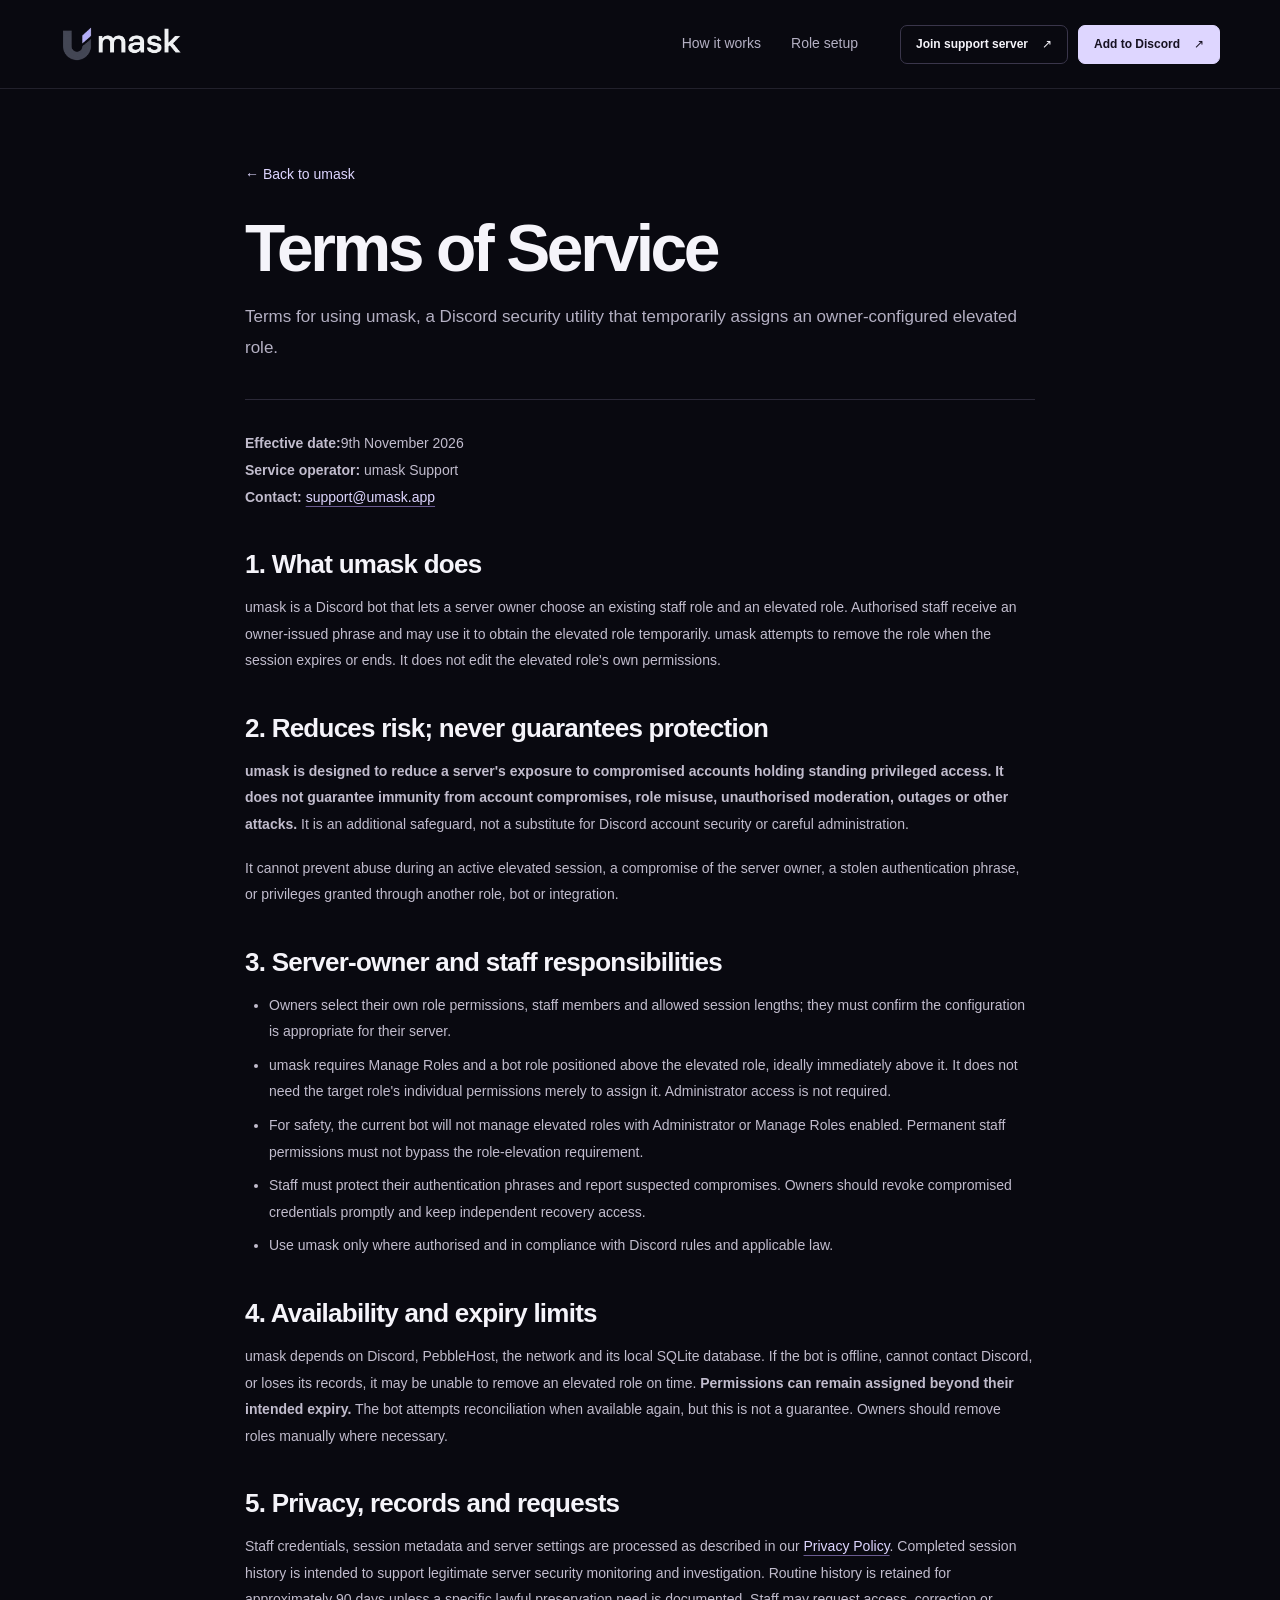
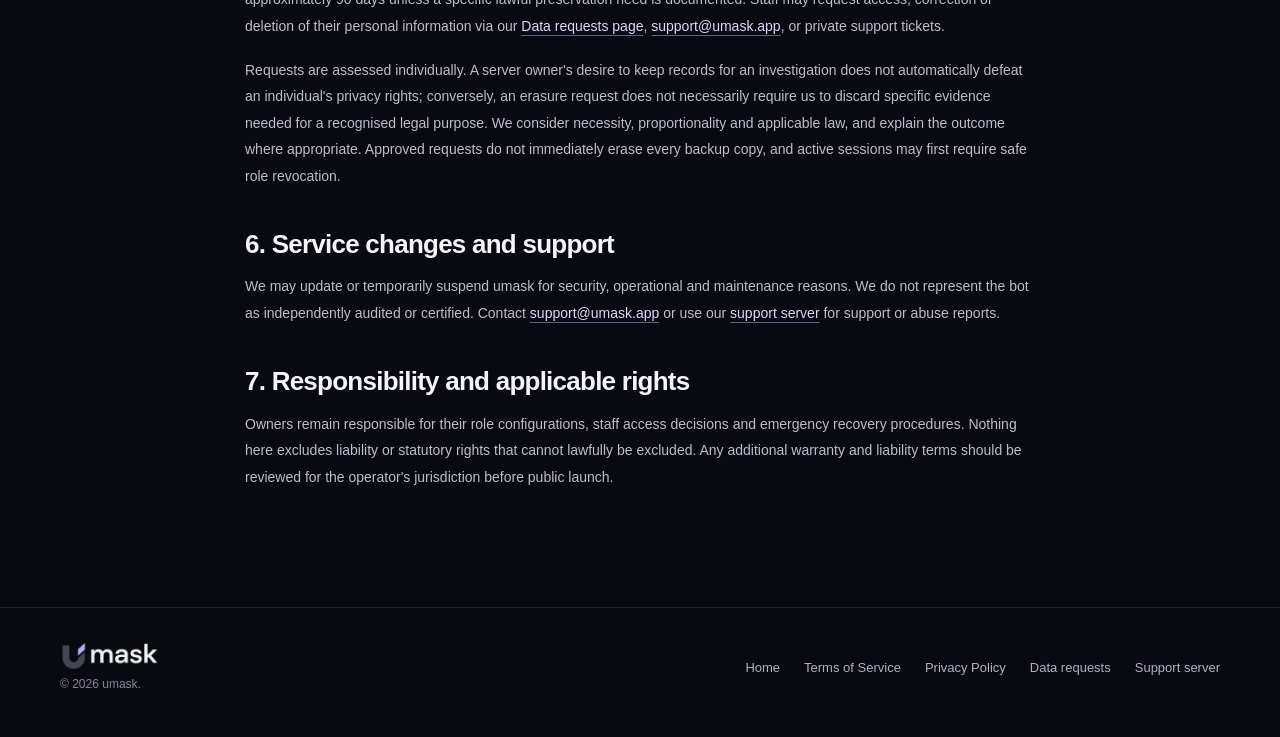
<file: terms.html>
<!doctype html>
<html lang="en-GB"><head>
<meta charset="utf-8"><meta name="viewport" content="width=device-width,initial-scale=1"><meta name="theme-color" content="#080811">
<meta name="description" content="Terms of Service for the umask Discord permissions bot."><title>Terms of Service — umask</title>
<link rel="icon" href="/assets/favicon.png" type="image/png"><link rel="stylesheet" href="/style.css"><script src="/config.js" defer></script><script src="/site.js" defer></script>
</head><body>
<header class="site-header"><div class="container navrow"><a class="brand" href="/" aria-label="umask home"><img src="/assets/umask-wordmark.webp" alt="umask" width="142" height="45"></a><nav class="navlinks" aria-label="Main navigation"><a href="/#how-it-works">How it works</a><a href="/#permissions">Role setup</a></nav><div class="nav-actions"><a class="btn btn-small btn-quiet" data-link="support" href="/#contact">Join support server <span class="btn-arrow" aria-hidden="true">↗</span></a><a class="btn btn-small btn-primary" data-link="install" href="/#install">Add to Discord <span class="btn-arrow" aria-hidden="true">↗</span></a></div></div></header>
<main class="container subpage"><a class="back-link" href="/">← Back to umask</a><h1>Terms of Service</h1><p class="intro">Terms for using umask, a Discord security utility that temporarily assigns an owner-configured elevated role.</p>
<div class="legal-banner" data-legal-banner>Pre-publication draft. Confirm operator and contact details, verify the bot and retention features have actually been deployed, set an effective date and obtain appropriate legal review.</div>


<article class="legal-content">
<p><strong>Effective date:</strong>9th November 2026<br><strong>Service operator:</strong> <span data-operator></span><br><strong>Contact:</strong> <span data-contact></span></p>
<h2>1. What umask does</h2>
<p>umask is a Discord bot that lets a server owner choose an existing staff role and an elevated role. Authorised staff receive an owner-issued phrase and may use it to obtain the elevated role temporarily. umask attempts to remove the role when the session expires or ends. It does not edit the elevated role's own permissions.</p>
<h2>2. Reduces risk; never guarantees protection</h2>
<p><strong>umask is designed to reduce a server's exposure to compromised accounts holding standing privileged access. It does not guarantee immunity from account compromises, role misuse, unauthorised moderation, outages or other attacks.</strong> It is an additional safeguard, not a substitute for Discord account security or careful administration.</p>
<p>It cannot prevent abuse during an active elevated session, a compromise of the server owner, a stolen authentication phrase, or privileges granted through another role, bot or integration.</p>
<h2>3. Server-owner and staff responsibilities</h2>
<ul>
<li>Owners select their own role permissions, staff members and allowed session lengths; they must confirm the configuration is appropriate for their server.</li>
<li>umask requires Manage Roles and a bot role positioned above the elevated role, ideally immediately above it. It does not need the target role's individual permissions merely to assign it. Administrator access is not required.</li>
<li>For safety, the current bot will not manage elevated roles with Administrator or Manage Roles enabled. Permanent staff permissions must not bypass the role-elevation requirement.</li>
<li>Staff must protect their authentication phrases and report suspected compromises. Owners should revoke compromised credentials promptly and keep independent recovery access.</li>
<li>Use umask only where authorised and in compliance with Discord rules and applicable law.</li>
</ul>
<h2>4. Availability and expiry limits</h2>
<p>umask depends on Discord, PebbleHost, the network and its local SQLite database. If the bot is offline, cannot contact Discord, or loses its records, it may be unable to remove an elevated role on time. <strong>Permissions can remain assigned beyond their intended expiry.</strong> The bot attempts reconciliation when available again, but this is not a guarantee. Owners should remove roles manually where necessary.</p>
<h2>5. Privacy, records and requests</h2>
<p>Staff credentials, session metadata and server settings are processed as described in our <a href="/privacy.html">Privacy Policy</a>. Completed session history is intended to support legitimate server security monitoring and investigation. Routine history is retained for approximately 90 days unless a specific lawful preservation need is documented. Staff may request access, correction or deletion of their personal information via our <a href="/data-request.html">Data requests page</a>, <a href="mailto:support@umask.app">support@umask.app</a>, or private support tickets.</p>
<p>Requests are assessed individually. A server owner's desire to keep records for an investigation does not automatically defeat an individual's privacy rights; conversely, an erasure request does not necessarily require us to discard specific evidence needed for a recognised legal purpose. We consider necessity, proportionality and applicable law, and explain the outcome where appropriate. Approved requests do not immediately erase every backup copy, and active sessions may first require safe role revocation.</p>
<h2>6. Service changes and support</h2>
<p>We may update or temporarily suspend umask for security, operational and maintenance reasons. We do not represent the bot as independently audited or certified. Contact <span data-contact></span> or use our <a href="#" data-link="support">support server</a> for support or abuse reports.</p>
<h2>7. Responsibility and applicable rights</h2>
<p>Owners remain responsible for their role configurations, staff access decisions and emergency recovery procedures. Nothing here excludes liability or statutory rights that cannot lawfully be excluded. Any additional warranty and liability terms should be reviewed for the operator's jurisdiction before public launch.</p>
</article></main>
<footer class="site-footer"><div class="container footer-inner"><div class="footer-brand"><a href="/"><img src="/assets/umask-wordmark.webp" alt="umask" width="114" height="36"></a><p>© <span data-year>2026</span> umask.</p></div><nav class="footer-links" aria-label="Footer"><a href="/">Home</a><a href="/terms.html" aria-current="page">Terms of Service</a><a href="/privacy.html">Privacy Policy</a><a href="/data-request.html">Data requests</a><a href="#" data-link="support">Support server</a></nav></div></footer>
</body></html>
</file>
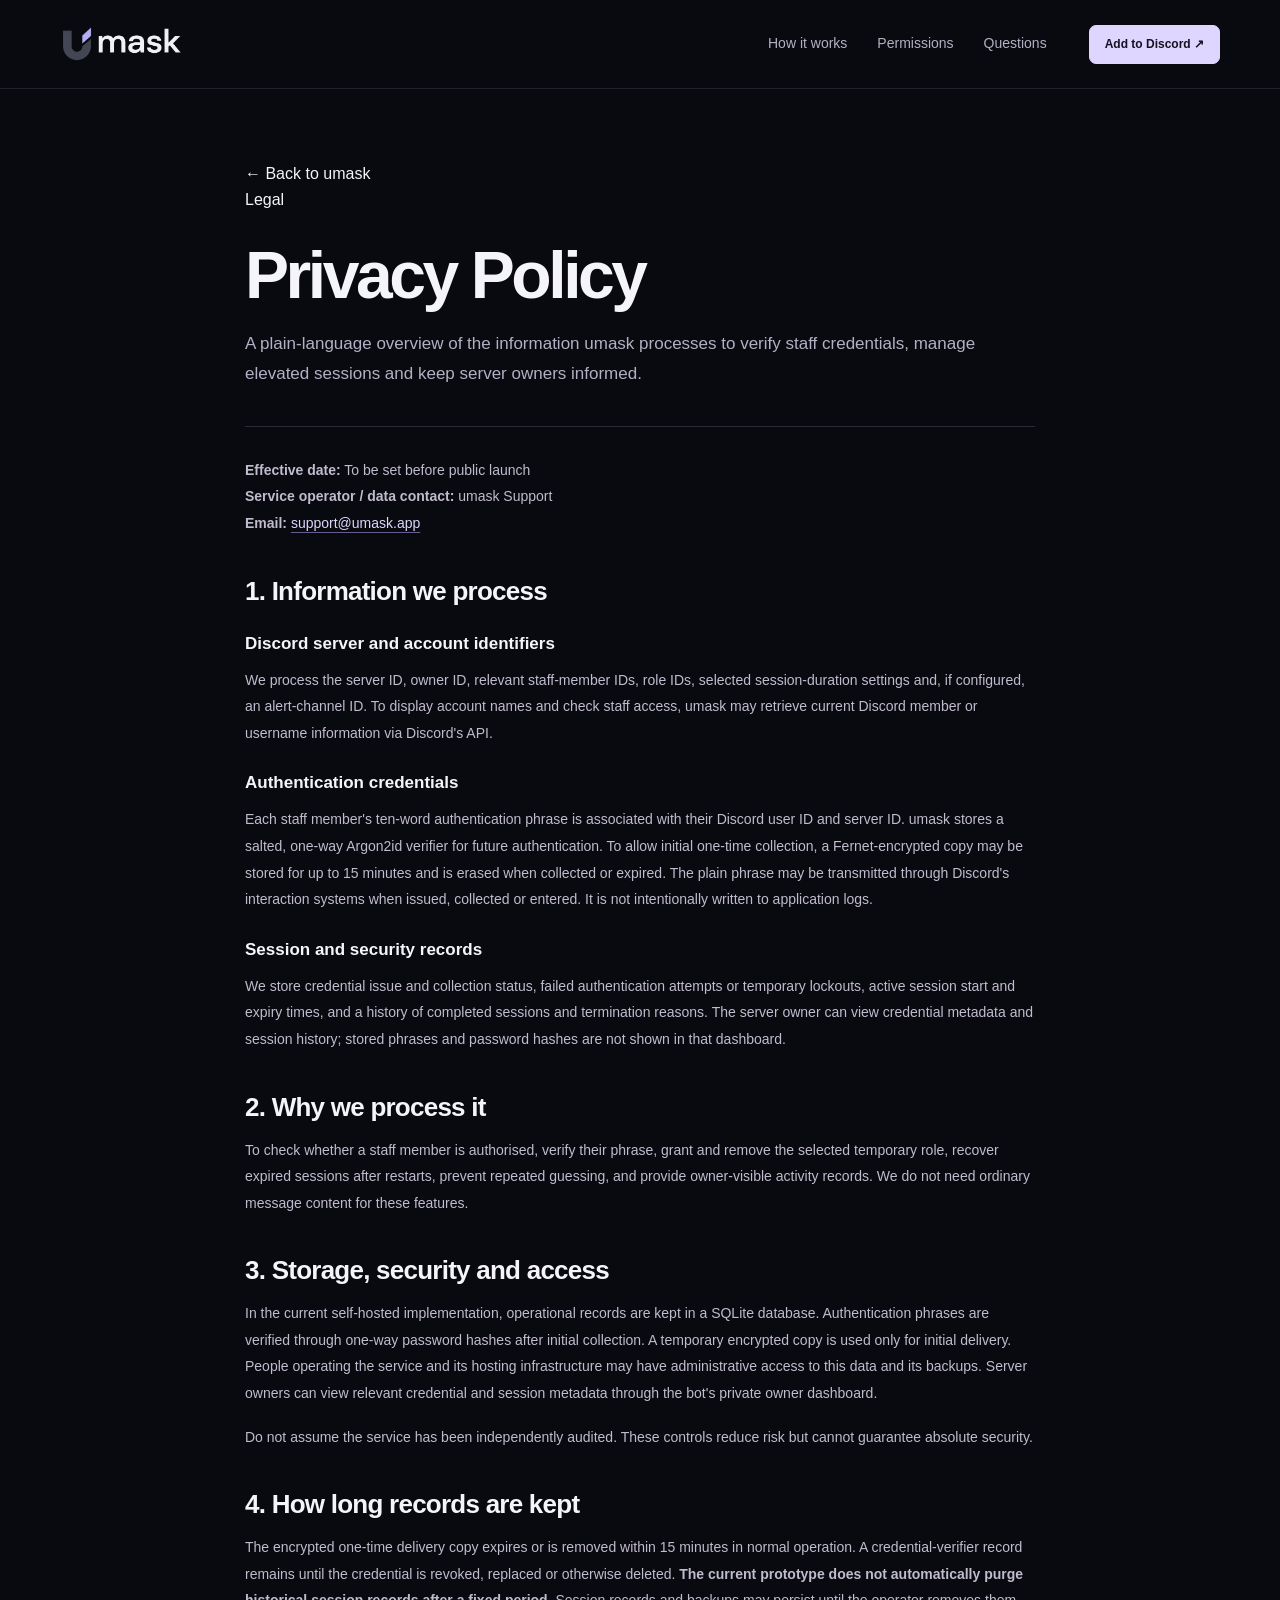
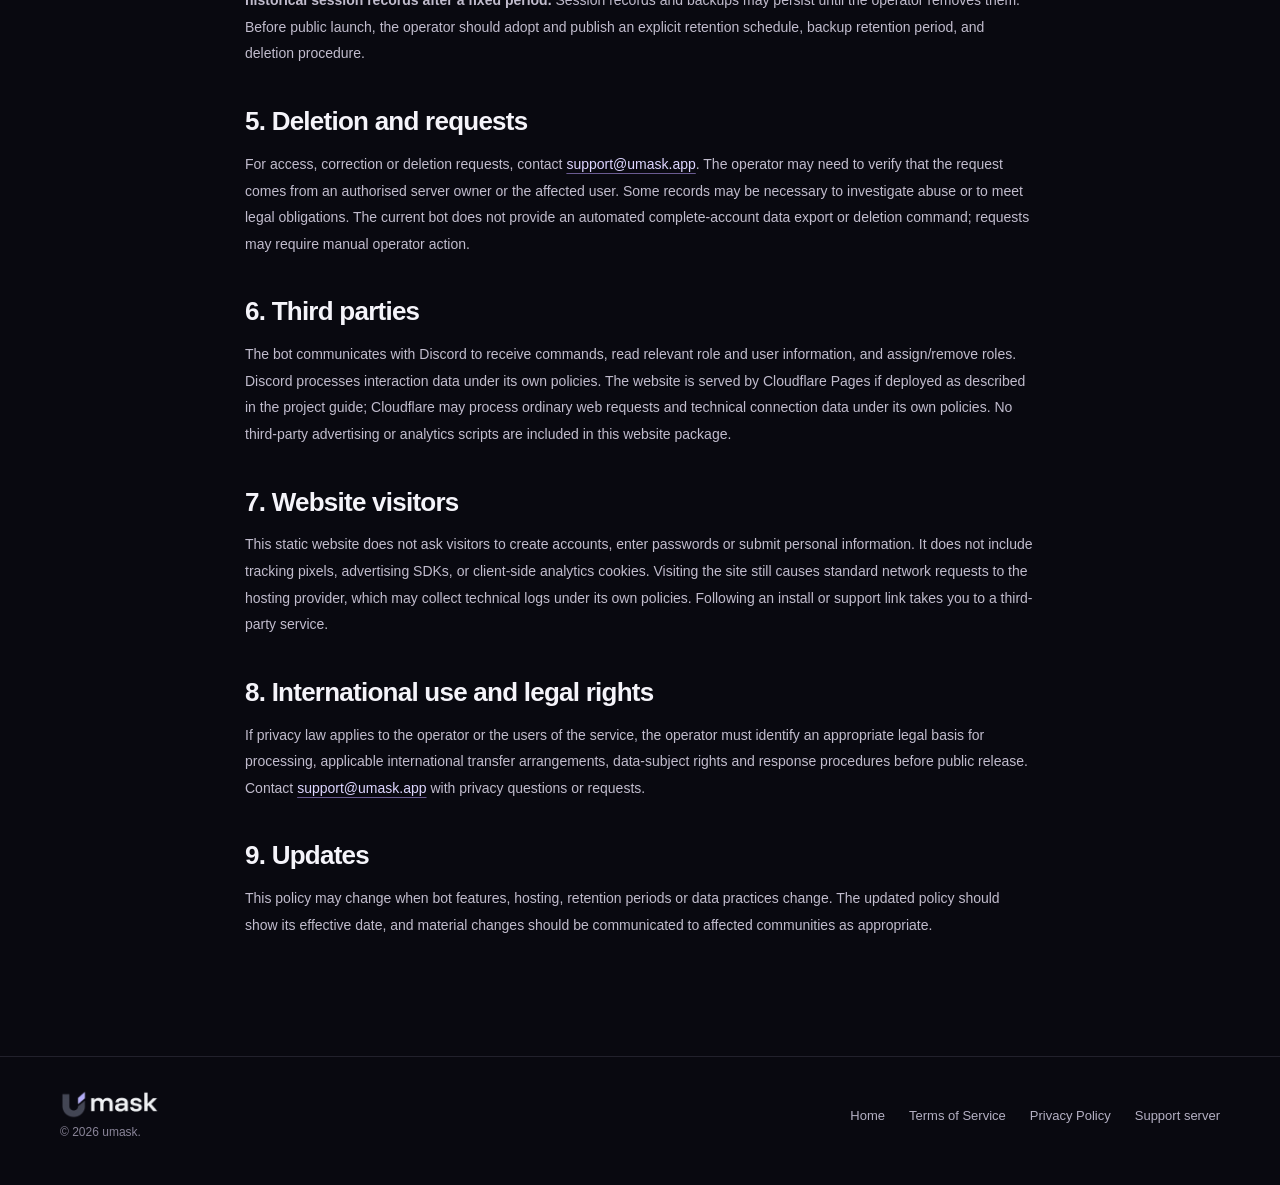
<file: umask-site-cloudflare/privacy.html>
<!doctype html>
<html lang="en-GB"><head>
<meta charset="utf-8"><meta name="viewport" content="width=device-width,initial-scale=1"><meta name="theme-color" content="#080811">
<meta name="description" content="Privacy Policy for the umask Discord permissions bot and website."><title>Privacy Policy — umask</title>
<link rel="icon" href="/assets/favicon.png" type="image/png"><link rel="stylesheet" href="/style.css"><script src="/config.js" defer></script><script src="/site.js" defer></script>
</head><body>
<header class="site-header"><div class="container navrow"><a class="brand" href="/" aria-label="umask home"><img src="/assets/umask-wordmark.webp" alt="umask" width="142" height="45"></a><nav class="navlinks" aria-label="Main navigation"><a href="/#how-it-works">How it works</a><a href="/#permissions">Permissions</a><a href="/#questions">Questions</a></nav><div class="nav-actions"><a class="btn btn-small btn-primary" data-link="install" href="/#install">Add to Discord ↗</a></div></div></header>
<main class="container subpage"><a class="info-chip" href="/">← Back to umask</a><p class="kicker divider-gap">Legal</p><h1>Privacy Policy</h1><p class="intro">A plain-language overview of the information umask processes to verify staff credentials, manage elevated sessions and keep server owners informed.</p>
<div class="legal-banner" data-legal-banner>Draft for review. Before publishing, specify the operator and contact details in <code>config.js</code>, decide a concrete data-retention and deletion policy, verify hosting providers and legal grounds for processing, and review this text for accuracy.</div>
<article class="legal-content">
<p><strong>Effective date:</strong> To be set before public launch<br><strong>Service operator / data contact:</strong> <span data-operator></span><br><strong>Email:</strong> <span data-contact></span></p>
<h2>1. Information we process</h2>
<h3>Discord server and account identifiers</h3><p>We process the server ID, owner ID, relevant staff-member IDs, role IDs, selected session-duration settings and, if configured, an alert-channel ID. To display account names and check staff access, umask may retrieve current Discord member or username information via Discord's API.</p>
<h3>Authentication credentials</h3><p>Each staff member's ten-word authentication phrase is associated with their Discord user ID and server ID. umask stores a salted, one-way Argon2id verifier for future authentication. To allow initial one-time collection, a Fernet-encrypted copy may be stored for up to 15 minutes and is erased when collected or expired. The plain phrase may be transmitted through Discord's interaction systems when issued, collected or entered. It is not intentionally written to application logs.</p>
<h3>Session and security records</h3><p>We store credential issue and collection status, failed authentication attempts or temporary lockouts, active session start and expiry times, and a history of completed sessions and termination reasons. The server owner can view credential metadata and session history; stored phrases and password hashes are not shown in that dashboard.</p>
<h2>2. Why we process it</h2><p>To check whether a staff member is authorised, verify their phrase, grant and remove the selected temporary role, recover expired sessions after restarts, prevent repeated guessing, and provide owner-visible activity records. We do not need ordinary message content for these features.</p>
<h2>3. Storage, security and access</h2><p>In the current self-hosted implementation, operational records are kept in a SQLite database. Authentication phrases are verified through one-way password hashes after initial collection. A temporary encrypted copy is used only for initial delivery. People operating the service and its hosting infrastructure may have administrative access to this data and its backups. Server owners can view relevant credential and session metadata through the bot's private owner dashboard.</p><p>Do not assume the service has been independently audited. These controls reduce risk but cannot guarantee absolute security.</p>
<h2>4. How long records are kept</h2><p>The encrypted one-time delivery copy expires or is removed within 15 minutes in normal operation. A credential-verifier record remains until the credential is revoked, replaced or otherwise deleted. <strong>The current prototype does not automatically purge historical session records after a fixed period.</strong> Session records and backups may persist until the operator removes them. Before public launch, the operator should adopt and publish an explicit retention schedule, backup retention period, and deletion procedure.</p>
<h2>5. Deletion and requests</h2><p>For access, correction or deletion requests, contact <span data-contact></span>. The operator may need to verify that the request comes from an authorised server owner or the affected user. Some records may be necessary to investigate abuse or to meet legal obligations. The current bot does not provide an automated complete-account data export or deletion command; requests may require manual operator action.</p>
<h2>6. Third parties</h2><p>The bot communicates with Discord to receive commands, read relevant role and user information, and assign/remove roles. Discord processes interaction data under its own policies. The website is served by Cloudflare Pages if deployed as described in the project guide; Cloudflare may process ordinary web requests and technical connection data under its own policies. No third-party advertising or analytics scripts are included in this website package.</p>
<h2>7. Website visitors</h2><p>This static website does not ask visitors to create accounts, enter passwords or submit personal information. It does not include tracking pixels, advertising SDKs, or client-side analytics cookies. Visiting the site still causes standard network requests to the hosting provider, which may collect technical logs under its own policies. Following an install or support link takes you to a third-party service.</p>
<h2>8. International use and legal rights</h2><p>If privacy law applies to the operator or the users of the service, the operator must identify an appropriate legal basis for processing, applicable international transfer arrangements, data-subject rights and response procedures before public release. Contact <span data-contact></span> with privacy questions or requests.</p>
<h2>9. Updates</h2><p>This policy may change when bot features, hosting, retention periods or data practices change. The updated policy should show its effective date, and material changes should be communicated to affected communities as appropriate.</p>
</article></main>
<footer class="site-footer"><div class="container footer-inner"><div class="footer-brand"><a href="/"><img src="/assets/umask-wordmark.webp" alt="umask" width="114" height="36"></a><p>© <span data-year>2026</span> umask.</p></div><nav class="footer-links" aria-label="Footer"><a href="/">Home</a><a href="/terms.html">Terms of Service</a><a href="/privacy.html" aria-current="page">Privacy Policy</a><a href="#" data-link="support">Support server</a></nav></div></footer>
</body></html>
</file>
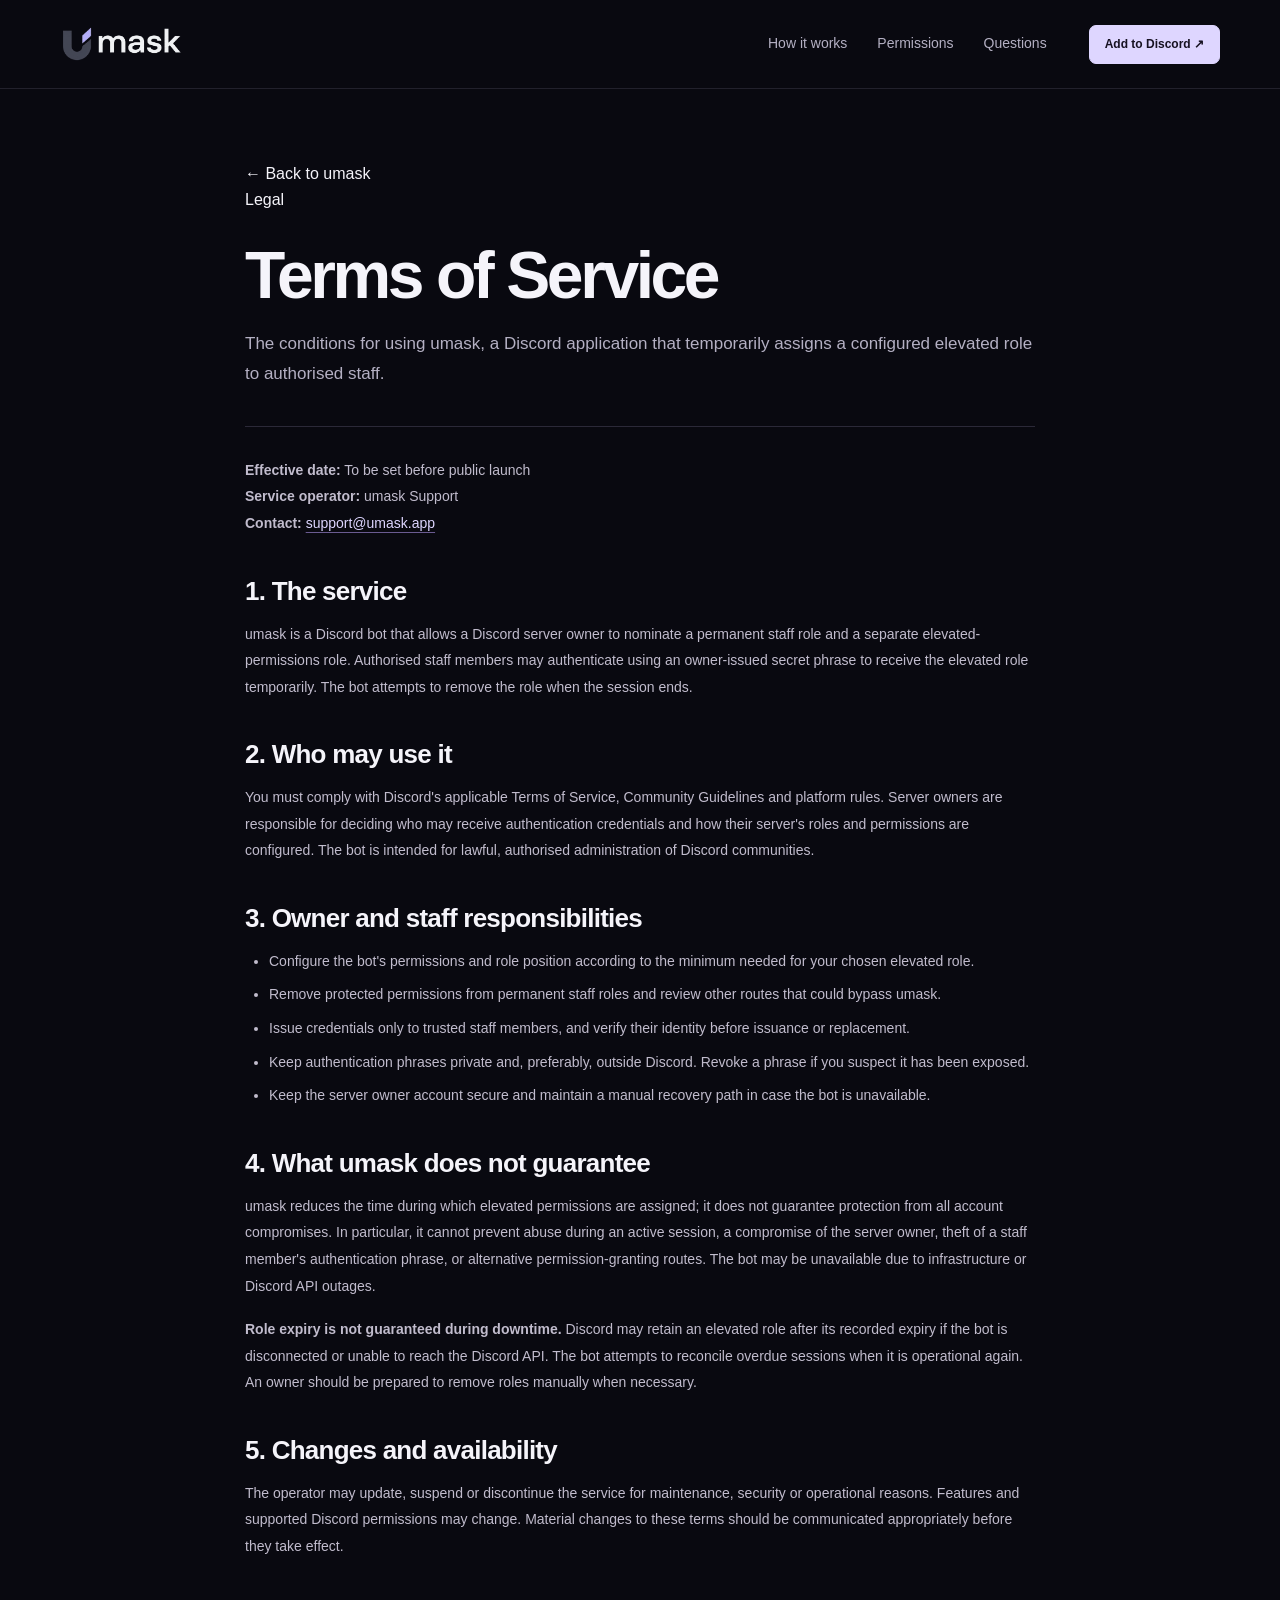
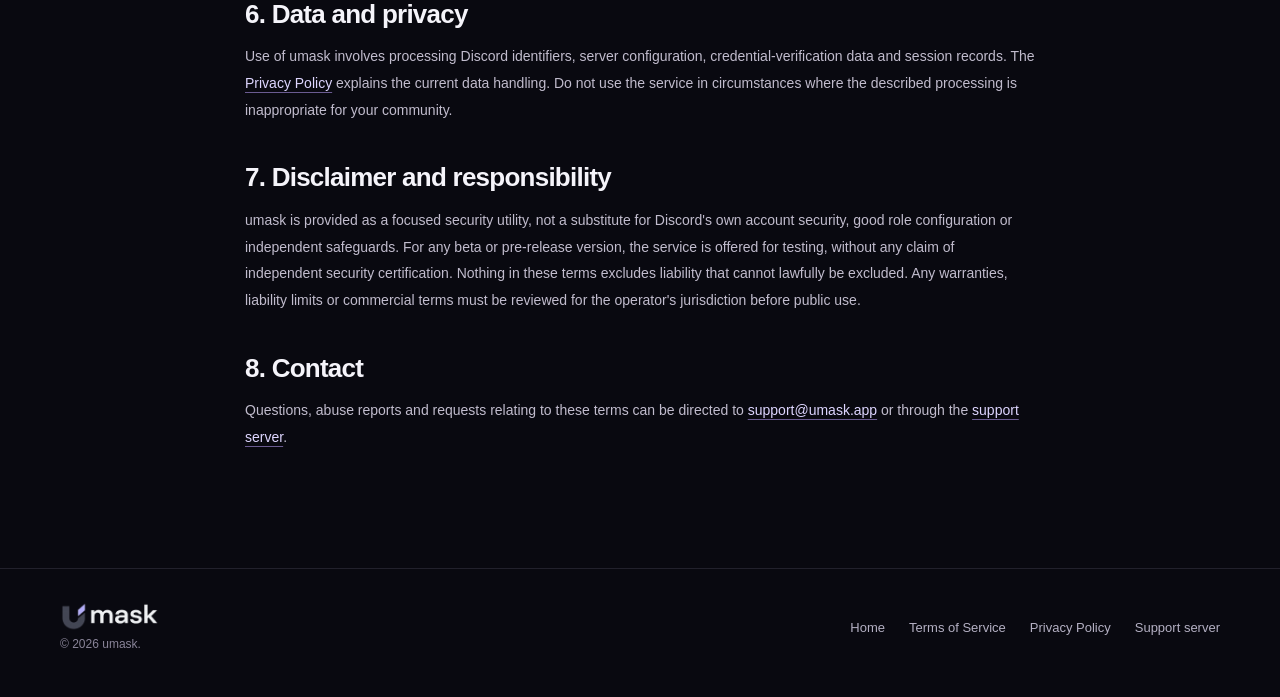
<file: umask-site-cloudflare/terms.html>
<!doctype html>
<html lang="en-GB"><head>
<meta charset="utf-8"><meta name="viewport" content="width=device-width,initial-scale=1"><meta name="theme-color" content="#080811">
<meta name="description" content="Terms of Service for the umask Discord permissions bot."><title>Terms of Service — umask</title>
<link rel="icon" href="/assets/favicon.png" type="image/png"><link rel="stylesheet" href="/style.css"><script src="/config.js" defer></script><script src="/site.js" defer></script>
</head><body>
<header class="site-header"><div class="container navrow"><a class="brand" href="/" aria-label="umask home"><img src="/assets/umask-wordmark.webp" alt="umask" width="142" height="45"></a><nav class="navlinks" aria-label="Main navigation"><a href="/#how-it-works">How it works</a><a href="/#permissions">Permissions</a><a href="/#questions">Questions</a></nav><div class="nav-actions"><a class="btn btn-small btn-primary" data-link="install" href="/#install">Add to Discord ↗</a></div></div></header>
<main class="container subpage"><a class="info-chip" href="/">← Back to umask</a><p class="kicker divider-gap">Legal</p><h1>Terms of Service</h1><p class="intro">The conditions for using umask, a Discord application that temporarily assigns a configured elevated role to authorised staff.</p>
<div class="legal-banner" data-legal-banner>Draft for review. Before a public release, set the operator name and support contact in <code>config.js</code>, verify the terms against the deployed bot and applicable law, and then mark the legal pages as reviewed. This draft is not legal advice.</div>
<article class="legal-content">
<p><strong>Effective date:</strong> To be set before public launch<br><strong>Service operator:</strong> <span data-operator></span><br><strong>Contact:</strong> <span data-contact></span></p>
<h2>1. The service</h2><p>umask is a Discord bot that allows a Discord server owner to nominate a permanent staff role and a separate elevated-permissions role. Authorised staff members may authenticate using an owner-issued secret phrase to receive the elevated role temporarily. The bot attempts to remove the role when the session ends.</p>
<h2>2. Who may use it</h2><p>You must comply with Discord's applicable Terms of Service, Community Guidelines and platform rules. Server owners are responsible for deciding who may receive authentication credentials and how their server's roles and permissions are configured. The bot is intended for lawful, authorised administration of Discord communities.</p>
<h2>3. Owner and staff responsibilities</h2><ul><li>Configure the bot's permissions and role position according to the minimum needed for your chosen elevated role.</li><li>Remove protected permissions from permanent staff roles and review other routes that could bypass umask.</li><li>Issue credentials only to trusted staff members, and verify their identity before issuance or replacement.</li><li>Keep authentication phrases private and, preferably, outside Discord. Revoke a phrase if you suspect it has been exposed.</li><li>Keep the server owner account secure and maintain a manual recovery path in case the bot is unavailable.</li></ul>
<h2>4. What umask does not guarantee</h2><p>umask reduces the time during which elevated permissions are assigned; it does not guarantee protection from all account compromises. In particular, it cannot prevent abuse during an active session, a compromise of the server owner, theft of a staff member's authentication phrase, or alternative permission-granting routes. The bot may be unavailable due to infrastructure or Discord API outages.</p><p><strong>Role expiry is not guaranteed during downtime.</strong> Discord may retain an elevated role after its recorded expiry if the bot is disconnected or unable to reach the Discord API. The bot attempts to reconcile overdue sessions when it is operational again. An owner should be prepared to remove roles manually when necessary.</p>
<h2>5. Changes and availability</h2><p>The operator may update, suspend or discontinue the service for maintenance, security or operational reasons. Features and supported Discord permissions may change. Material changes to these terms should be communicated appropriately before they take effect.</p>
<h2>6. Data and privacy</h2><p>Use of umask involves processing Discord identifiers, server configuration, credential-verification data and session records. The <a href="/privacy.html">Privacy Policy</a> explains the current data handling. Do not use the service in circumstances where the described processing is inappropriate for your community.</p>
<h2>7. Disclaimer and responsibility</h2><p>umask is provided as a focused security utility, not a substitute for Discord's own account security, good role configuration or independent safeguards. For any beta or pre-release version, the service is offered for testing, without any claim of independent security certification. Nothing in these terms excludes liability that cannot lawfully be excluded. Any warranties, liability limits or commercial terms must be reviewed for the operator's jurisdiction before public use.</p>
<h2>8. Contact</h2><p>Questions, abuse reports and requests relating to these terms can be directed to <span data-contact></span> or through the <a href="#" data-link="support">support server</a>.</p>
</article></main>
<footer class="site-footer"><div class="container footer-inner"><div class="footer-brand"><a href="/"><img src="/assets/umask-wordmark.webp" alt="umask" width="114" height="36"></a><p>© <span data-year>2026</span> umask.</p></div><nav class="footer-links" aria-label="Footer"><a href="/">Home</a><a href="/terms.html" aria-current="page">Terms of Service</a><a href="/privacy.html">Privacy Policy</a><a href="#" data-link="support">Support server</a></nav></div></footer>
</body></html>
</file>
<file: style.css>
:root {
  color-scheme: dark;
  --bg: #090910;
  --surface: #15141e;
  --border: #2b2938;
  --border-soft: #22212c;
  --ink: #f5f4fa;
  --muted: #b4b0c3;
  --lavender: #b2a4ff;
  --lavender-light: #ded6ff;
  --max: 1160px;
}
* { box-sizing: border-box; }
html { scroll-behavior: smooth; }
body { margin: 0; background: var(--bg); color: var(--ink); font: 400 16px/1.65 Inter, ui-sans-serif, -apple-system, BlinkMacSystemFont, "Segoe UI", sans-serif; -webkit-font-smoothing: antialiased; }
h1, h2, h3, h4, p { margin: 0; }
a { color: inherit; text-decoration: none; }
a:focus-visible, button:focus-visible, input:focus-visible, select:focus-visible, textarea:focus-visible { outline: 2px solid var(--lavender); outline-offset: 3px; }
img { display: block; max-width: 100%; }
.container { width: min(100% - 64px, var(--max)); margin-inline: auto; }

/* Navigation */
.site-header { border-bottom: 1px solid var(--border-soft); }
.navrow { min-height: 88px; display: flex; align-items: center; gap: 30px; }
.brand { flex: 0 0 auto; display: block; }
.brand img { width: 124px; height: auto; mix-blend-mode: screen; }
.navlinks { display: flex; align-items: center; gap: 30px; margin-left: auto; color: var(--muted); font-size: 14px; }
.navlinks a, .footer-links a { transition: color .16s ease; }
.navlinks a:hover, .footer-links a:hover { color: var(--ink); }
.nav-actions { display: flex; align-items: center; gap: 10px; margin-left: 12px; }
.btn { display: inline-flex; justify-content: center; align-items: center; gap: 14px; padding: 13px 20px; border: 1px solid #3a364b; border-radius: 8px; font-family: inherit; font-size: 14px; font-weight: 600; line-height: 1.25; white-space: nowrap; background: transparent; color: var(--ink); cursor: pointer; transition: color .16s ease, background .16s ease, border-color .16s ease, transform .12s ease; }
.btn:hover { color: var(--ink); background: #1c1a27; border-color: #655b87; }
.btn:active { transform: translateY(1px); }
.btn-primary { background: var(--lavender-light); border-color: var(--lavender-light); color: #171222; }
.btn-primary:hover { background: #c9bfff; border-color: #c9bfff; color: #171222; }
.btn-small { padding: 11px 15px; font-size: 12px; border-radius: 7px; }
.btn-large { padding: 16px 24px; font-size: 15px; }
.btn-arrow { display: inline-block; font-weight: 500; transition: transform .16s ease; }
.btn:hover .btn-arrow { transform: translate(2px,-2px); }
.btn.is-unconfigured { opacity: .62; cursor: not-allowed; }
.btn.is-unconfigured:active { transform: none; }

/* Main feature */
.hero { border-bottom: 1px solid var(--border); }
.hero-inner { padding-block: clamp(100px, 11vw, 164px) clamp(104px, 12vw, 172px); }
.hero h1 { max-width: 1080px; font-size: clamp(56px, 7.9vw, 110px); line-height: 1.08; font-weight: 630; letter-spacing: -.063em; text-wrap: balance; overflow-wrap: normal; }
.hero h1 span { color: var(--lavender); }
.hero-copy { margin-top: 36px; max-width: 690px; color: #cec9d8; font-size: clamp(18px, 1.8vw, 21px); line-height: 1.7; }
.hero-buttons { display: flex; flex-wrap: wrap; align-items: center; gap: 12px; margin-top: 38px; }

/* Primary information */
.section { padding-block: 104px 110px; }
.section-separator { border-top: 1px solid var(--border); }
.content-layout { display: grid; grid-template-columns: minmax(0, .85fr) minmax(0, 1.15fr); gap: clamp(44px, 7vw, 116px); align-items: start; }
h2 { font-size: clamp(33px, 3.8vw, 52px); font-weight: 620; line-height: 1.15; letter-spacing: -.048em; text-wrap: balance; }
.section-heading > p { max-width: 350px; margin-top: 22px; color: var(--muted); font-size: 16px; line-height: 1.75; }
.instruction-list { list-style: none; padding: 0; margin: 0; }
.instruction { display: grid; grid-template-columns: 36px minmax(0, 1fr); gap: 18px; border-top: 1px solid var(--border); padding: 27px 0 28px; }
.instruction:first-child { border-top: none; padding-top: 3px; }
.instruction:last-child { padding-bottom: 0; }
.instruction-number { color: var(--lavender); font-size: 16px; line-height: 1.4; font-weight: 600; font-variant-numeric: tabular-nums; }
.instruction h3 { font-size: 21px; font-weight: 600; letter-spacing: -.028em; line-height: 1.3; margin-bottom: 9px; }
.instruction p { max-width: 525px; color: var(--muted); font-size: 15px; line-height: 1.8; }
code { padding: 2px 5px; border-radius: 4px; color: var(--lavender-light); background: #211e2b; font-family: ui-monospace, SFMono-Regular, Menlo, Consolas, monospace; font-size: .9em; }
.requirement-rows { margin: 0; }
.requirement-row { display: grid; grid-template-columns: minmax(0, .88fr) minmax(0, 1.12fr); gap: 20px; border-top: 1px solid var(--border); padding: 27px 0; }
.requirement-row:first-child { padding-top: 3px; border-top: 0; }
.requirement-row dt { color: var(--ink); font-size: 17px; line-height: 1.5; font-weight: 610; }
.requirement-row dd { margin: 0; color: var(--muted); font-size: 15px; line-height: 1.75; }
.requirements-note { border-top: 1px solid var(--border); margin-top: 5px; padding-top: 25px; color: #c5bfd2; font-size: 14px; line-height: 1.85; }
.disclaimer { border-top: 1px solid var(--border); }
.disclaimer-inner { display: grid; grid-template-columns: minmax(0,.85fr) minmax(0,1.15fr); gap: clamp(44px,7vw,116px); align-items: start; padding-block: 62px 68px; }
.disclaimer h2 { font-size: clamp(23px, 2.8vw, 32px); letter-spacing: -.036em; }
.disclaimer p { color: var(--muted); font-size: 14px; line-height: 1.85; }
.disclaimer a, .legal-content a { color: var(--lavender-light); text-decoration: underline; text-decoration-color: #6a5b91; text-underline-offset: 4px; }
.disclaimer a:hover, .legal-content a:hover { color: #fff; }

/* Footer */
.site-footer { border-top: 1px solid var(--border-soft); padding: 32px 0 42px; }
.footer-inner { display: flex; justify-content: space-between; align-items: center; gap: 30px; }
.footer-brand img { width: 100px; height: auto; mix-blend-mode: screen; }
.footer-brand p { color: #898498; font-size: 12px; margin-top: 3px; }
.footer-links { display: flex; align-items: center; gap: 24px; flex-wrap: wrap; color: var(--muted); font-size: 13px; }

/* Terms, privacy, and data requests */
.subpage { max-width: 790px; padding-top: 72px; padding-bottom: 100px; }
.subpage h1 { font-size: clamp(44px, 5.4vw, 66px); letter-spacing: -.052em; font-weight: 630; line-height: 1.12; margin: 25px 0 16px; text-wrap: balance; }
.subpage .intro { color: var(--muted); line-height: 1.8; margin-bottom: 36px; font-size: 17px; }
.back-link { display: inline-flex; align-items: center; font-size: 14px; color: var(--lavender-light); gap: 9px; }
.back-link:hover { color: #fff; }
.legal-content { border-top: 1px solid var(--border); padding-top: 30px; }
.legal-content h2 { font-size: 26px; letter-spacing: -.029em; margin: 40px 0 14px; }
.legal-content h3 { font-size: 17px; margin: 23px 0 9px; }
.legal-content p, .legal-content li { color: #c1bccd; font-size: 14px; line-height: 1.9; }
.legal-content p { margin-bottom: 17px; }
.legal-content ul { padding-left: 24px; margin: 12px 0; }
.legal-content li { margin-bottom: 7px; }
.legal-banner { padding: 17px 20px; border: 1px solid #65553b; color: #ead5b0; background: #221c18; border-radius: 7px; margin: 25px 0 32px; font-size: 13px; line-height: 1.7; }
.legal-banner[hidden] { display: none; }

/* Data request form */
.request-intro { border-top: 1px solid var(--border); border-bottom: 1px solid var(--border); padding: 27px 0; margin: 27px 0 40px; }
.request-intro p, .request-alternative p { color: var(--muted); font-size: 14px; line-height: 1.9; margin-bottom: 13px; }
.request-intro p:last-child, .request-alternative p:last-child { margin-bottom: 0; }
.request-intro strong, .request-notice strong { color: var(--ink); }
.request-form { display: grid; gap: 26px; max-width: 650px; }
.field { display: grid; gap: 8px; }
.field label { color: var(--ink); font-size: 14px; font-weight: 600; }
.field label span { color: var(--muted); font-weight: 400; }
.field input, .field select, .field textarea { width: 100%; background: var(--surface); border: 1px solid #454155; border-radius: 8px; padding: 13px 15px; color: var(--ink); font: inherit; font-size: 15px; transition: border-color .16s ease, background .16s ease; }
.field select { cursor: pointer; }
.field input:hover, .field select:hover, .field textarea:hover { border-color: #655e7b; }
.field input:focus-visible, .field select:focus-visible, .field textarea:focus-visible { outline: 2px solid var(--lavender); outline-offset: 2px; border-color: #8e80bf; }
.field-help { color: var(--muted); font-size: 12px; line-height: 1.7; }
.request-notice { border-left: 2px solid #6a608c; padding: 5px 0 5px 17px; color: var(--muted); font-size: 14px; line-height: 1.8; }
.request-form > .btn { justify-self: start; }
.request-result { background: #171521; border: 1px solid #50476d; padding: 22px; border-radius: 9px; animation: feedback-in .22s ease-out both; }
.request-result[hidden] { display: none; }
.request-result p { color: var(--muted); font-size: 14px; line-height: 1.8; margin-bottom: 15px; }
.request-result strong { color: var(--ink); }
.copy-status { display: block; min-height: 20px; margin-top: 10px; color: #c8bfed; font-size: 13px; }
.request-alternative { border-top: 1px solid var(--border); margin-top: 62px; padding-top: 34px; }
.request-alternative h2 { font-size: 25px; margin-bottom: 14px; }
.request-alternative p { margin-bottom: 17px; }
.inline-link { color: var(--lavender-light); text-decoration: underline; text-decoration-color: #6a5b91; text-underline-offset: 4px; font-size: 14px; }
.inline-link:hover { color: #fff; }
.request-form .ack-label { display: flex; align-items: flex-start; gap: 12px; color: var(--muted); font-weight: 400; line-height: 1.7; }
.request-form .ack-label input { flex: 0 0 18px; width: 18px; height: 18px; margin-top: 4px; accent-color: var(--lavender); }
#owner-confirmation[hidden] { display: none; }
@keyframes feedback-in { from { opacity: 0; transform: translateY(6px); } to { opacity: 1; transform: translateY(0); } }

@media (max-width: 1020px) {
  .navrow { gap: 17px; }
  .navlinks { gap: 18px; }
  .nav-actions { margin-left: 3px; }
  .nav-actions .btn { padding: 11px 12px; }
  .content-layout, .disclaimer-inner { gap: 46px; }
}
@media (max-width: 790px) {
  .container { width: min(100% - 44px, var(--max)); }
  .navrow { min-height: 76px; padding-block: 14px; justify-content: space-between; flex-wrap: wrap; }
  .navlinks { display: none; }
  .nav-actions { margin-left: auto; }
  .hero-inner { padding-block: 100px 105px; }
  .hero h1 { font-size: clamp(50px, 8.5vw, 78px); }
  .content-layout, .disclaimer-inner { grid-template-columns: 1fr; gap: 42px; }
  .section { padding-block: 78px 85px; }
  .section-heading > p { max-width: 610px; margin-top: 15px; }
}
@media (max-width: 570px) {
  .container { width: min(100% - 36px, var(--max)); }
  .navrow { display: grid; grid-template-columns: minmax(0,1fr); gap: 12px; }
  .brand img { width: 111px; }
  .nav-actions { margin: 0; width: 100%; }
  .nav-actions .btn { flex: 1 1 0; gap: 7px; font-size: 11px; padding: 12px 9px; }
  .hero-inner { padding-block: 80px 88px; }
  .hero h1 { font-size: clamp(43px, 10.6vw, 64px); line-height: 1.1; letter-spacing: -.054em; }
  .hero-copy { margin-top: 24px; font-size: 17px; }
  .hero-buttons { margin-top: 30px; gap: 10px; }
  .hero-buttons .btn { width: 100%; justify-content: space-between; }
  .section { padding-block: 66px 70px; }
  .content-layout { gap: 32px; }
  .section h2 { font-size: 36px; }
  .instruction { grid-template-columns: 24px minmax(0,1fr); gap: 12px; padding-block: 23px; }
  .instruction h3 { font-size: 19px; }
  .requirement-row { grid-template-columns: 1fr; gap: 8px; padding: 24px 0; }
  .disclaimer-inner { padding-block: 42px 48px; gap: 13px; }
  .footer-inner { flex-direction: column; align-items: flex-start; gap: 24px; }
  .footer-links { gap: 16px 20px; }
  .subpage { padding-block: 44px 75px; }
  .subpage h1 { margin-top: 24px; font-size: 46px; }
  .request-form > .btn { width: 100%; }
}
@media (prefers-reduced-motion: reduce) {
  html { scroll-behavior: auto; }
  .btn, .btn-arrow, .navlinks a, .footer-links a, .field input, .field select, .field textarea { transition: none; }
  .btn:active, .btn:hover .btn-arrow { transform: none; }
  .request-result { animation: none; }
}

/* Short-lived feedback, only shown after a user interaction */
#site-toast { position: fixed; z-index: 100; bottom: 24px; left: 50%; transform: translateX(-50%); max-width: min(92vw, 420px); padding: 13px 19px; background: #211d30; color: var(--ink); border: 1px solid #5b5078; border-radius: 8px; box-shadow: 0 12px 35px rgba(0,0,0,.3); font-size: 14px; line-height: 1.5; text-align: center; animation: feedback-in .2s ease-out both; }
#site-toast.is-hiding { opacity: 0; transition: opacity .2s ease-out; }
@media (prefers-reduced-motion: reduce) { #site-toast { animation: none; } #site-toast.is-hiding { transition: none; } }
</file>
